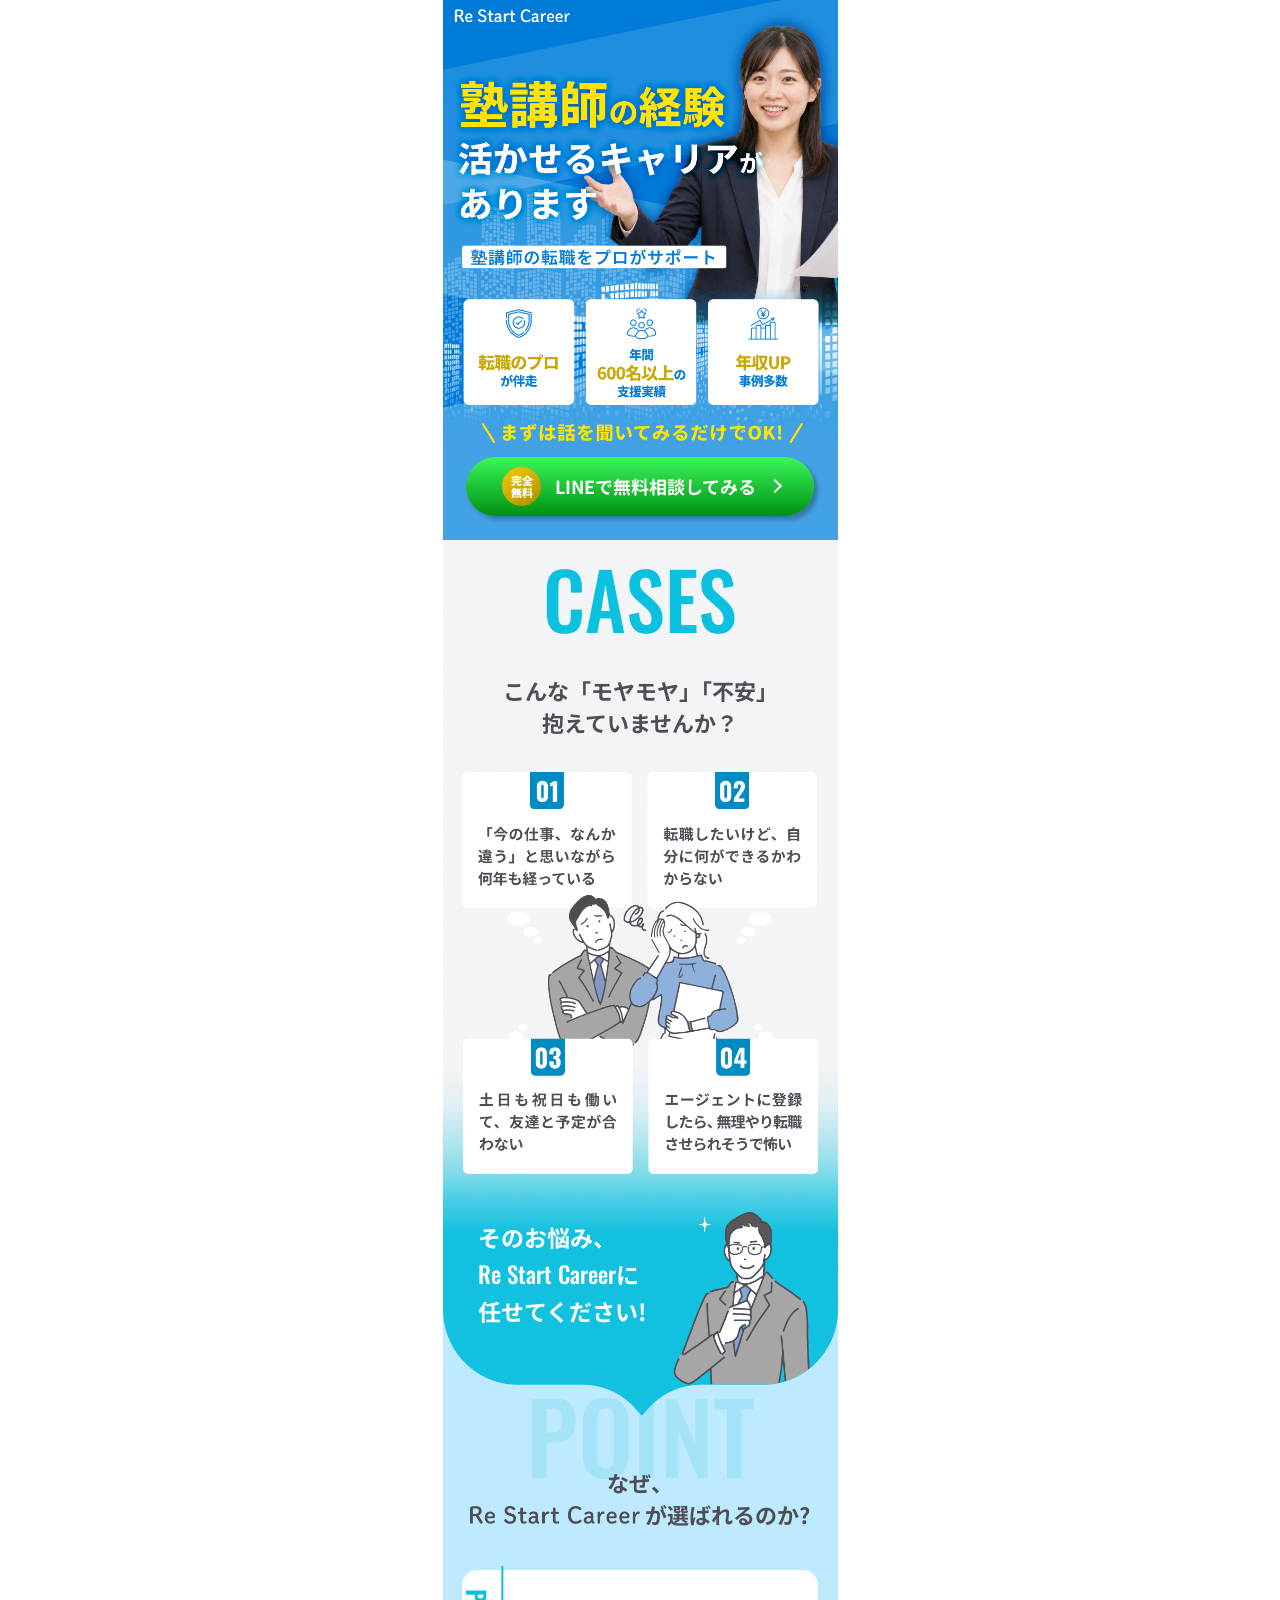
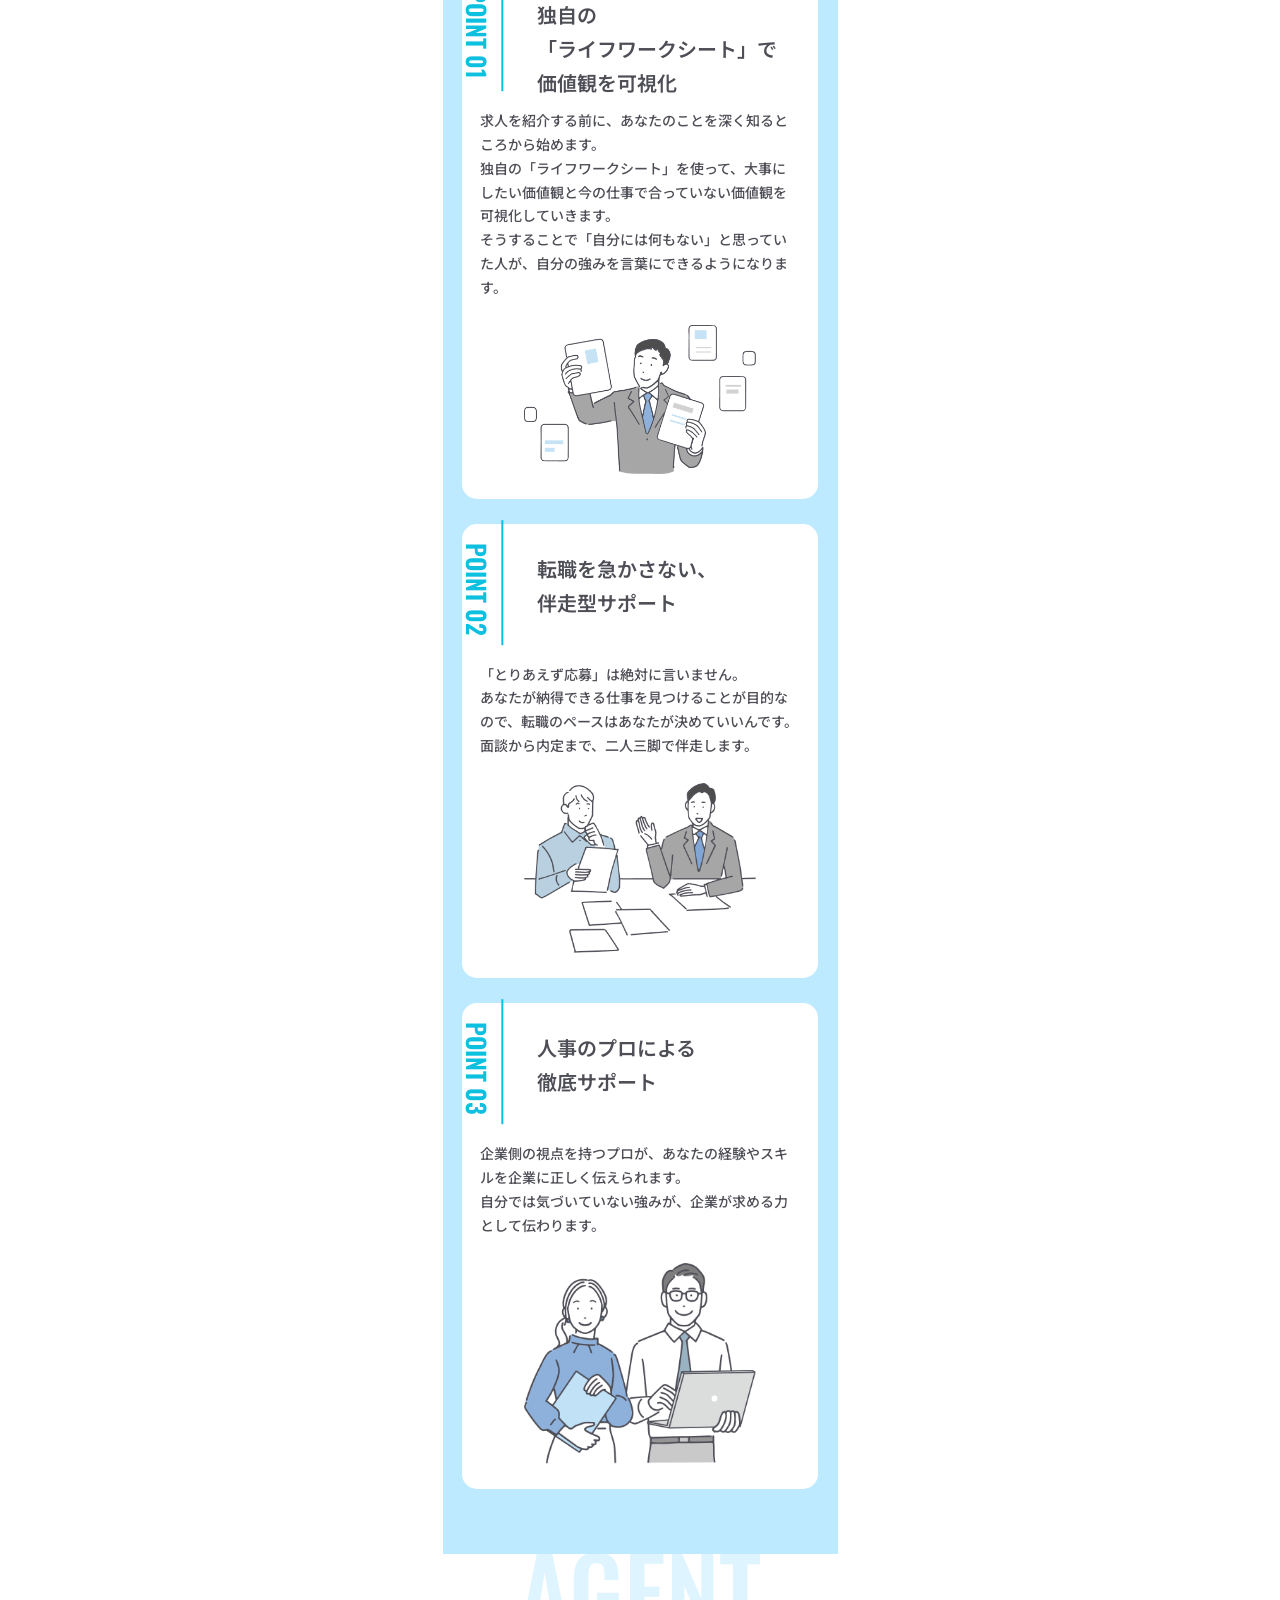
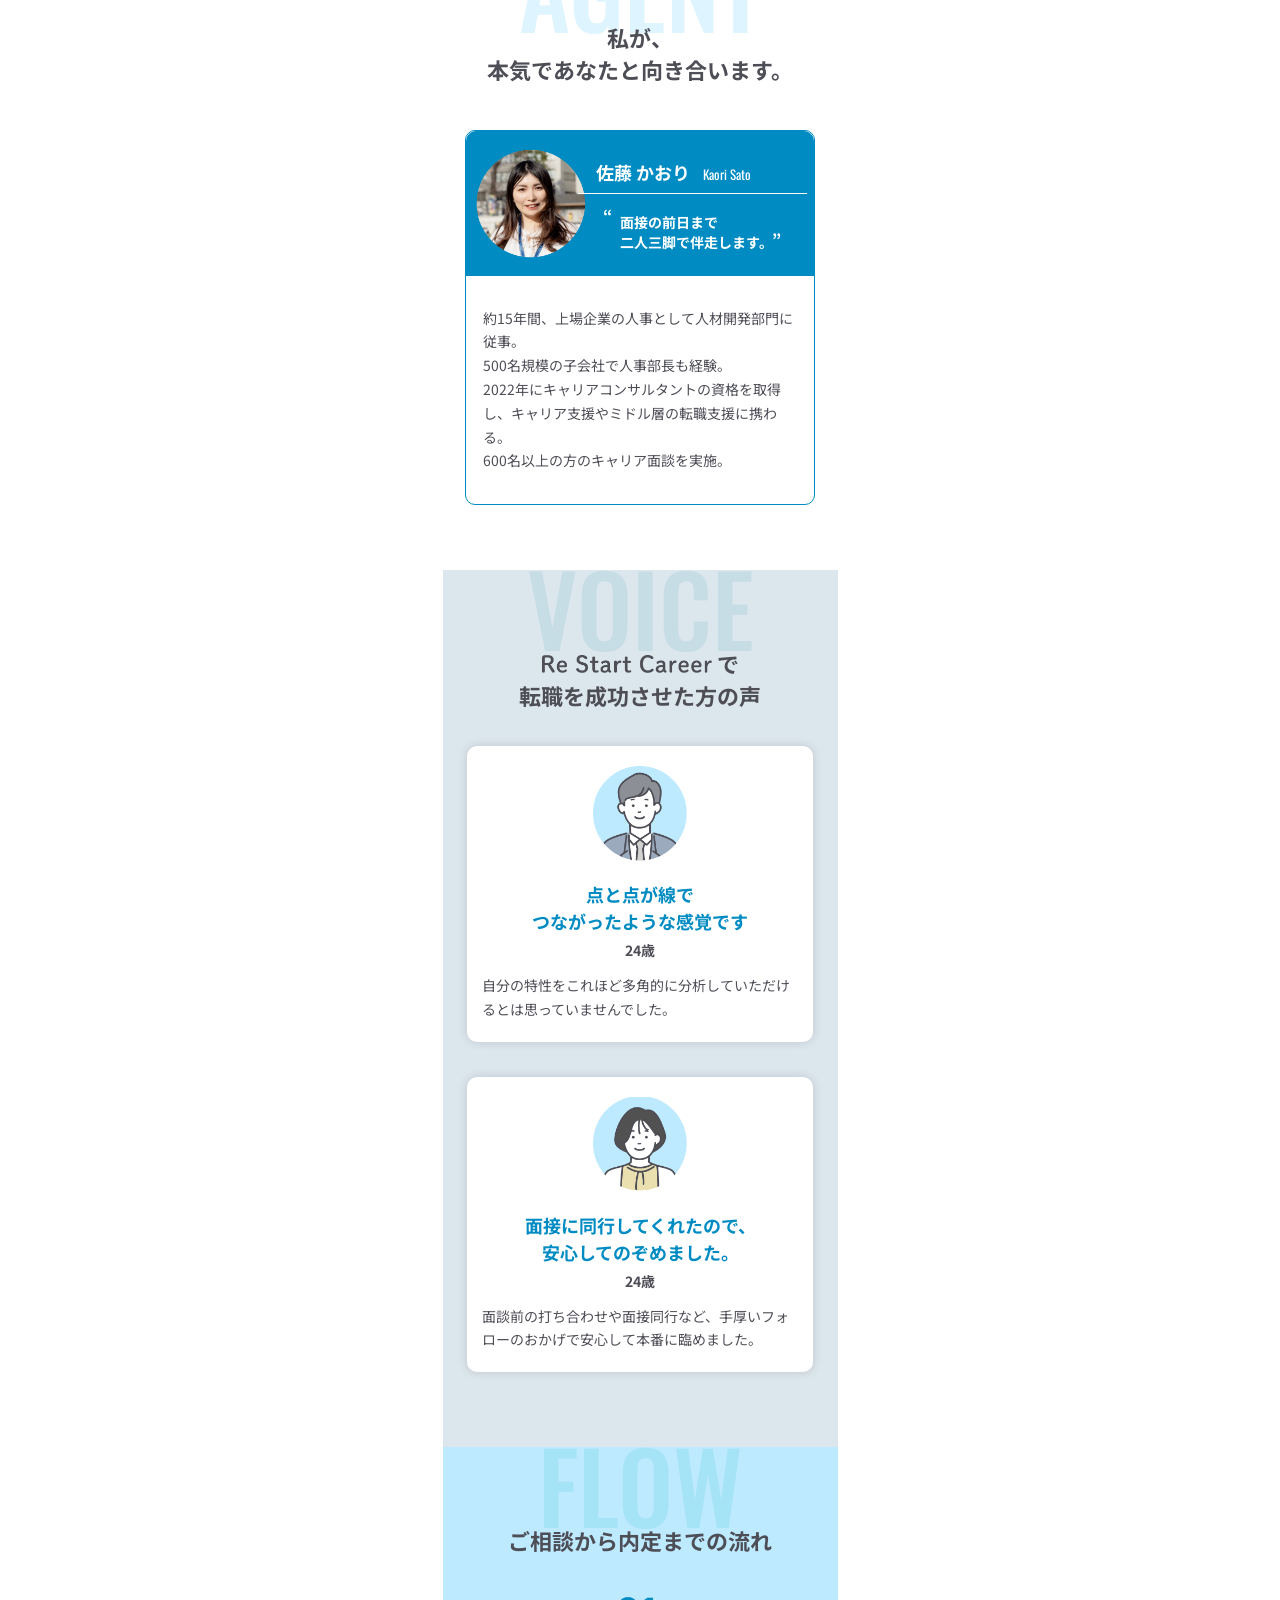
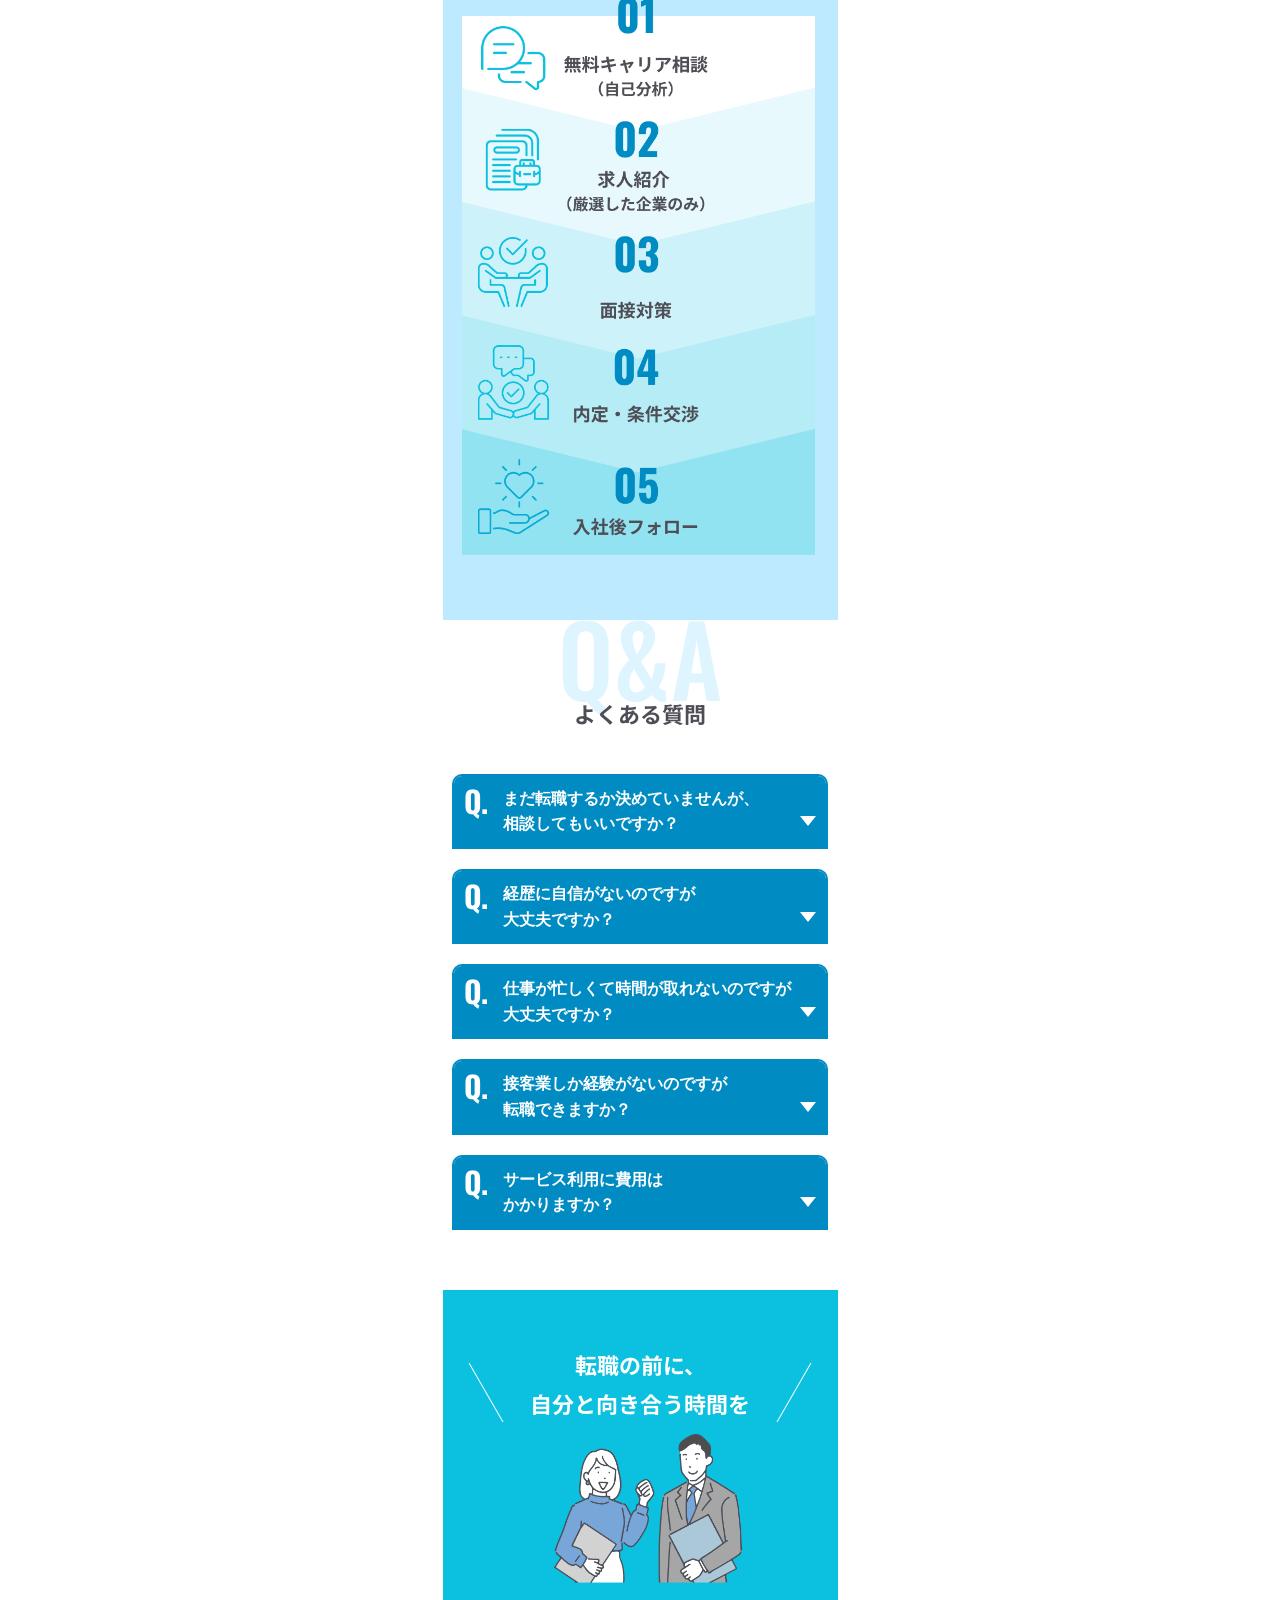
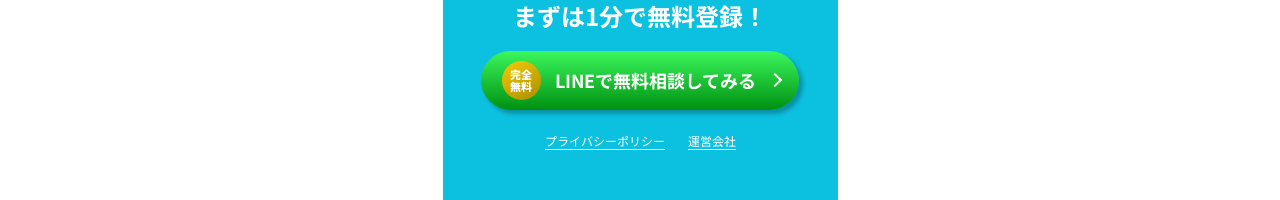
<file: line-01/index.html>
<!DOCTYPE html>
<html lang="ja">
<head>
<meta charset="UTF-8">
<meta name="viewport" content="width=device-width, initial-scale=1.0">
<title>塾講師の転職支援に特化｜Re Start Career</title>
<meta name="description" content="塾講師向けの転職支援に特化。授業・保護者面談・進路相談などの経験を採用側に伝わる強みに変え、あなたに合う会社探しを無料でサポートします。">
<link rel="canonical" href="https://restartcareer.hrm-co.jp/line-01/">

<meta property="og:title" content="塾講師の転職支援に特化｜Re Start Career">
<meta property="og:description" content="塾講師向けの転職支援に特化。授業・保護者面談・進路相談などの経験を採用側に伝わる強みに変え、あなたに合う会社探しを無料でサポートします。">
<meta property="og:type" content="website">
<meta property="og:url" content="https://restartcareer.hrm-co.jp/line-01/">
<meta property="og:image" content="assets/img/ogp.png">
<meta name="twitter:card" content="summary_large_image">

<link rel="icon" href="assets/favicon/favicon.ico">
<link rel="icon" sizes="32x32" href="assets/favicon/favicon-32x32.png">
<link rel="icon" sizes="192x192" href="assets/favicon/favicon-192x192.png">
<link rel="apple-touch-icon" href="assets/favicon/favicon-180x180.png">

<link rel="stylesheet" href="https://fonts.googleapis.com/css2?family=Noto+Sans+JP:wght@100..900&family=Oswald:wght@200..700&display=swap">
<link rel="stylesheet" href="https://cdn.jsdelivr.net/npm/bootstrap-icons@1.8.0/font/bootstrap-icons.css">
<link rel="stylesheet" href="assets/css/style.css">

<!-- Google Tag Manager -->
<script>(function(w,d,s,l,i){w[l]=w[l]||[];w[l].push({'gtm.start':
new Date().getTime(),event:'gtm.js'});var f=d.getElementsByTagName(s)[0],
j=d.createElement(s),dl=l!='dataLayer'?'&l='+l:'';j.async=true;j.src=
'https://www.googletagmanager.com/gtm.js?id='+i+dl;f.parentNode.insertBefore(j,f);
})(window,document,'script','dataLayer','GTM-P7BV9G6P');</script>
<!-- End Google Tag Manager -->

<!-- Meta Pixel Code -->
<script>
!function(f,b,e,v,n,t,s)
{if(f.fbq)return;n=f.fbq=function(){n.callMethod?
n.callMethod.apply(n,arguments):n.queue.push(arguments)};
if(!f._fbq)f._fbq=n;n.push=n;n.loaded=!0;n.version='2.0';
n.queue=[];t=b.createElement(e);t.async=!0;
t.src=v;s=b.getElementsByTagName(e)[0];
s.parentNode.insertBefore(t,s)}(window, document,'script',
'https://connect.facebook.net/en_US/fbevents.js');
fbq('init', '997269346020568');
fbq('track', 'PageView');
</script>
<noscript><img height="1" width="1" style="display:none"
src="https://www.facebook.com/tr?id=997269346020568&ev=PageView&noscript=1"
/></noscript>
<!-- End Meta Pixel Code -->

<!-- Microsoft Clarity -->
<script type="text/javascript">
    (function(c,l,a,r,i,t,y){
        c[a]=c[a]||function(){(c[a].q=c[a].q||[]).push(arguments)};
        t=l.createElement(r);t.async=1;t.src="https://www.clarity.ms/tag/"+i+"?ref=gtm";
        y=l.getElementsByTagName(r)[0];y.parentNode.insertBefore(t,y);
    })(window, document, "clarity", "script", "wtyvtfyxz0");
</script>
<!-- End Microsoft Clarity -->

</head>
<body>
<!-- Google Tag Manager (noscript) -->
<noscript><iframe src="https://www.googletagmanager.com/ns.html?id=GTM-P7BV9G6P"
height="0" width="0" style="display:none;visibility:hidden"></iframe></noscript>
<!-- End Google Tag Manager (noscript) -->

<div class="container">
	<div class="header-2" id="HEADER2">
		<a href="https://line.me/R/ti/p/@103umbfj?utm_source=line&utm_medium=lp&utm_campaign=lp" class="cta-line-button cta-heartbeat shine-wrap" target="_blank" rel="noopener">
			<span class="cta-line-badge">完全<br>無料</span>
			<span class="cta-line-text">LINEで無料相談してみる</span>
			<span class="cta-line-arrow"></span>
		</a>
	</div>
	<main>
		<section class="fv-3">
			<div class="fv-3-inner">
				<img src="assets/img/fv_visual.png" alt="塾講師の転職支援に特化｜Re Start Career" class="fv-3-visual">

				<div class="fv-3-ctaWrap">
					<a href="https://line.me/R/ti/p/@103umbfj?utm_source=line&utm_medium=lp&utm_campaign=lp" class="cta-line-button cta-heartbeat shine-wrap" target="_blank" rel="noopener">
						<span class="cta-line-badge">完全<br>無料</span>
						<span class="cta-line-text">LINEで無料相談してみる</span>
						<span class="cta-line-arrow"></span>
					</a>
				</div>
			</div>
		</section>

		<section class="cases">
			<div class="cases-head heading">
				<p class="head_en cases-head_en">CASES</p>
				<h2 class="cases-head_title head-title">こんな「モヤモヤ」「不安」<br> 抱えていませんか？</h2>
			</div>
			<div class="cases-inner">
				<img src="assets/img/case_img.png">
				<div class="cases-text">
					そのお悩み、<br>
					<span class="Oswald">Re Start Career</span>に<br>
					任せてください!
				</div>
			</div>
		</section>

		<section class="point">
			<div class="point-inner">
				<div class="point-head heading">
					<p class="head_en point-head_en">POINT</p>
					<h2 class="point-head_title head-title">なぜ、<br><img src="assets/img/logo_black.png" alt="Re Start Career" class="logo-black-img">が選ばれるのか?</h2>
				</div>
				<ul class="point-list">
					<li class="point-card">
						<div class="flex">
							<span class="point-card_num Oswald">POINT 01</span>
							<h3 class="point-card_title">
								独自の<br>
								「ライフワークシート」で<br>
								価値観を可視化
							</h3>
						</div>
						<p class="point-text">
							求人を紹介する前に、あなたのことを深く知るところから始めます。<br>
							独自の「ライフワークシート」を使って、大事にしたい価値観と今の仕事で合っていない価値観を可視化していきます。<br>
							そうすることで「自分には何もない」と思っていた人が、自分の強みを言葉にできるようになります。
						</p>
						<div class="point-card_img">
							<img src="assets/img/point_img-1.png" alt="独自の「ライフワークシート」で価値観を可視化">
						</div>
					</li>
					<li class="point-card">
						<div class="flex">
							<span class="point-card_num Oswald">POINT 02</span>
							<h3 class="point-card_title">
								転職を急かさない、<br>
								伴走型サポート
							</h3>
						</div>
						<p class="point-text">
							「とりあえず応募」は絶対に言いません。<br>
							あなたが納得できる仕事を見つけることが目的なので、転職のペースはあなたが決めていいんです。<br>
							面談から内定まで、二人三脚で伴走します。
						</p>
						<div class="point-card_img">
							<img src="assets/img/point_img-2.png" alt="転職を急かさない、伴走型サポート">
						</div>
					</li>
					<li class="point-card">
						<div class="flex">
							<span class="point-card_num Oswald">POINT 03</span>
							<h3 class="point-card_title">
								人事のプロによる<br>
								徹底サポート
							</h3>
						</div>
						<p class="point-text">
							企業側の視点を持つプロが、あなたの経験やスキルを企業に正しく伝えられます。<br>
							自分では気づいていない強みが、企業が求める力として伝わります。
						</p>
						<div class="point-card_img">
							<img src="assets/img/point_img-3.png" alt="人事のプロによる徹底サポート">
						</div>
					</li>
				</ul>
			</div>
		</section>

		<section class="agent">
			<div class="agent-inner">
				<div class="agent-head heading">
					<p class="head_en agent-head_en">AGENT</p>
					<h2 class="point-head_title head-title">私が、<br>本気であなたと向き合います。</h2>
				</div>
				<div class="agent-card">
					<div class="agent-flex">
						<img src="assets/img/agent_icon.png">
						<div class="foreword">
							<p class="name">佐藤 かおり<span class="Oswald">Kaori Sato</span></p>
							<p class="comment">面接の前日まで<br>二人三脚で伴走します。</p>
						</div>
					</div>
					<p class="agent-text">
						約15年間、上場企業の人事として人材開発部門に従事。<br>
						500名規模の子会社で人事部長も経験。<br>
						2022年にキャリアコンサルタントの資格を取得し、キャリア支援やミドル層の転職支援に携わる。<br>
						600名以上の方のキャリア面談を実施。
					</p>
				</div>
			</div>
		</section>

		<section class="voice">
			<div class="voice-head heading">
				<p class="head_en voice-head_en">VOICE</p>
				<h2 class="voice-head_title head-title"><img src="assets/img/logo_black.png" alt="Re Start Career" class="logo-black-img">で<br>転職を成功させた方の声</h2>
			</div>
			<ul class="voice-list">
				<li class="voice-card">
					<div class="voice-flex">
						<img src="assets/img/voice_icon-1.png">
						<div>
							<p class="oneword">点と点が線で<br>つながったような感覚です</p>
							<p class="voice-age">24歳</p>
						</div>
					</div>
					<p class="voice-text">自分の特性をこれほど多角的に分析していただけるとは思っていませんでした。</p>
				</li>
				<li class="voice-card">
					<div class="voice-flex">
						<img src="assets/img/voice_icon-2.png">
						<div>
							<p class="oneword">面接に同行してくれたので、<br>安心してのぞめました。</p>
							<p class="voice-age">24歳</p>
						</div>
					</div>
					<p class="voice-text">面談前の打ち合わせや面接同行など、手厚いフォローのおかげで安心して本番に臨めました。</p>
				</li>
			</ul>
		</section>

		<section class="flow">
			<div class="flow-head heading">
				<p class="head_en flow-head_en">FLOW</p>
				<h2 class="flow-head_title head-title">ご相談から内定までの流れ</h2>
			</div>
			<img src="assets/img/flow_img.png" alt="ご相談から内定までの流れ" class="flow-img">
		</section>

		<section class="qa">
			<div class="qa-head heading">
				<p class="head_en qa-head_en">Q&amp;A</p>
				<h2 class="qa-head_title head-title">よくある質問</h2>
			</div>
			<div class="qa-inner">
				<div class="qa-list">
					<div class="qa-item">
						<button class="qa-question">
							<div class="qa-question_left">
								<span class="qa-question_mark Oswald">Q.</span>
								<p class="qa-question_text">
									まだ転職するか決めていませんが、<br>
									相談してもいいですか？
								</p>
							</div>
							<span class="qa-question_icon"></span>
						</button>
						<div class="qa-answer">
							<div class="qa-answer_inner">
								<span class="qa-answer_mark Oswald">A.</span>
								<div class="qa-answer_body">
									<p>
										はい、もちろんご相談いただけます。<br>
										転職を前提としなくても、「今の仕事を続けるべきか迷っている」「将来のキャリアを整理したい」といった段階でも問題ありません。情報収集やキャリアの棚卸しだけのご相談も歓迎しております。無理に転職を勧めることはありませんので、安心してご利用ください。
									</p>
								</div>
							</div>
						</div>
					</div>
				</div>
				<div class="qa-list">
					<div class="qa-item">
						<button class="qa-question">
							<div class="qa-question_left">
								<span class="qa-question_mark Oswald">Q.</span>
								<p class="qa-question_text">
									経歴に自信がないのですが<br>
									大丈夫ですか？
								</p>
							</div>
							<span class="qa-question_icon"></span>
						</button>
						<div class="qa-answer">
							<div class="qa-answer_inner">
								<span class="qa-answer_mark Oswald">A.</span>
								<div class="qa-answer_body">
									<p>
										はい、大丈夫です。これまでのご経験は、業界や職種に関わらず必ず強みがあります。<br>
										ご本人では気づきにくいスキルや価値観を一緒に整理し、活かせる可能性を探していきます。「自信がない」という状態からのご相談も多くありますので、まずはお気軽にお話しください。
									</p>
								</div>
							</div>
						</div>
					</div>
				</div>
				<div class="qa-list">
					<div class="qa-item">
						<button class="qa-question">
							<div class="qa-question_left">
								<span class="qa-question_mark Oswald">Q.</span>
								<p class="qa-question_text">
									仕事が忙しくて時間が取れないのですが<br>
									大丈夫ですか？
								</p>
							</div>
							<span class="qa-question_icon"></span>
						</button>
						<div class="qa-answer">
							<div class="qa-answer_inner">
								<span class="qa-answer_mark Oswald">A.</span>
								<div class="qa-answer_body">
									<p>
										はい、ご都合に合わせて柔軟に対応いたします。オンライン面談や電話でのご相談も可能です。<br>
										在職中の方でも無理なく進められるようサポートいたします。
									</p>
								</div>
							</div>
						</div>
					</div>
				</div>
				<div class="qa-list">
					<div class="qa-item">
						<button class="qa-question">
							<div class="qa-question_left">
								<span class="qa-question_mark Oswald">Q.</span>
								<p class="qa-question_text">
									接客業しか経験がないのですが<br>
									転職できますか？
								</p>
							</div>
							<span class="qa-question_icon"></span>
						</button>
						<div class="qa-answer">
							<div class="qa-answer_inner">
								<span class="qa-answer_mark Oswald">A.</span>
								<div class="qa-answer_body">
									<p>
										はい、可能です。未経験分野へのチャレンジも含め、適性や希望に合わせて選択肢をご提案いたします。まずは可能性を一緒に整理していきましょう。
									</p>
								</div>
							</div>
						</div>
					</div>
				</div>
				<div class="qa-list">
					<div class="qa-item">
						<button class="qa-question">
							<div class="qa-question_left">
								<span class="qa-question_mark Oswald">Q.</span>
								<p class="qa-question_text">
									サービス利用に費用は<br>
									かかりますか？
								</p>
							</div>
							<span class="qa-question_icon"></span>
						</button>
						<div class="qa-answer">
							<div class="qa-answer_inner">
								<span class="qa-answer_mark Oswald">A.</span>
								<div class="qa-answer_body">
									<p>
										キャリア面談・求人紹介まで、費用は一切かかりませんので、安心してご利用ください。
									</p>
								</div>
							</div>
						</div>
					</div>
				</div>
			</div>
		</section>

		<section class="conversion" id="conversion">
			<div class="conv-inner">
				<div class="conv-card">
					<h2 class="conv-title">転職の前に、<br>自分と向き合う時間を</h2>
					<div class="conv-illustration">
						<img src="assets/img/cta.png" alt="Consultants" style="width: 260px;">
					</div>
					<p class="conv-sub-text">まずは1分で無料登録！</p>
					<a href="https://line.me/R/ti/p/@103umbfj?utm_source=line&utm_medium=lp&utm_campaign=lp" class="cta-line-button cta-heartbeat shine-wrap" target="_blank" rel="noopener">
						<span class="cta-line-badge">完全<br>無料</span>
						<span class="cta-line-text">LINEで無料相談してみる</span>
						<span class="cta-line-arrow"></span>
					</a>
				</div>
				<div class="footer-links">
					<a href="https://www.hrm-co.jp/privacy/" target="_blank">プライバシーポリシー</a>
					<a href="https://www.hrm-co.jp/" target="_blank">運営会社</a>
				</div>
			</div>
		</section>
	</main>
</div>

<script src="assets/js/main.js" id="main-script-js"></script>

</body>
</html>
</file>
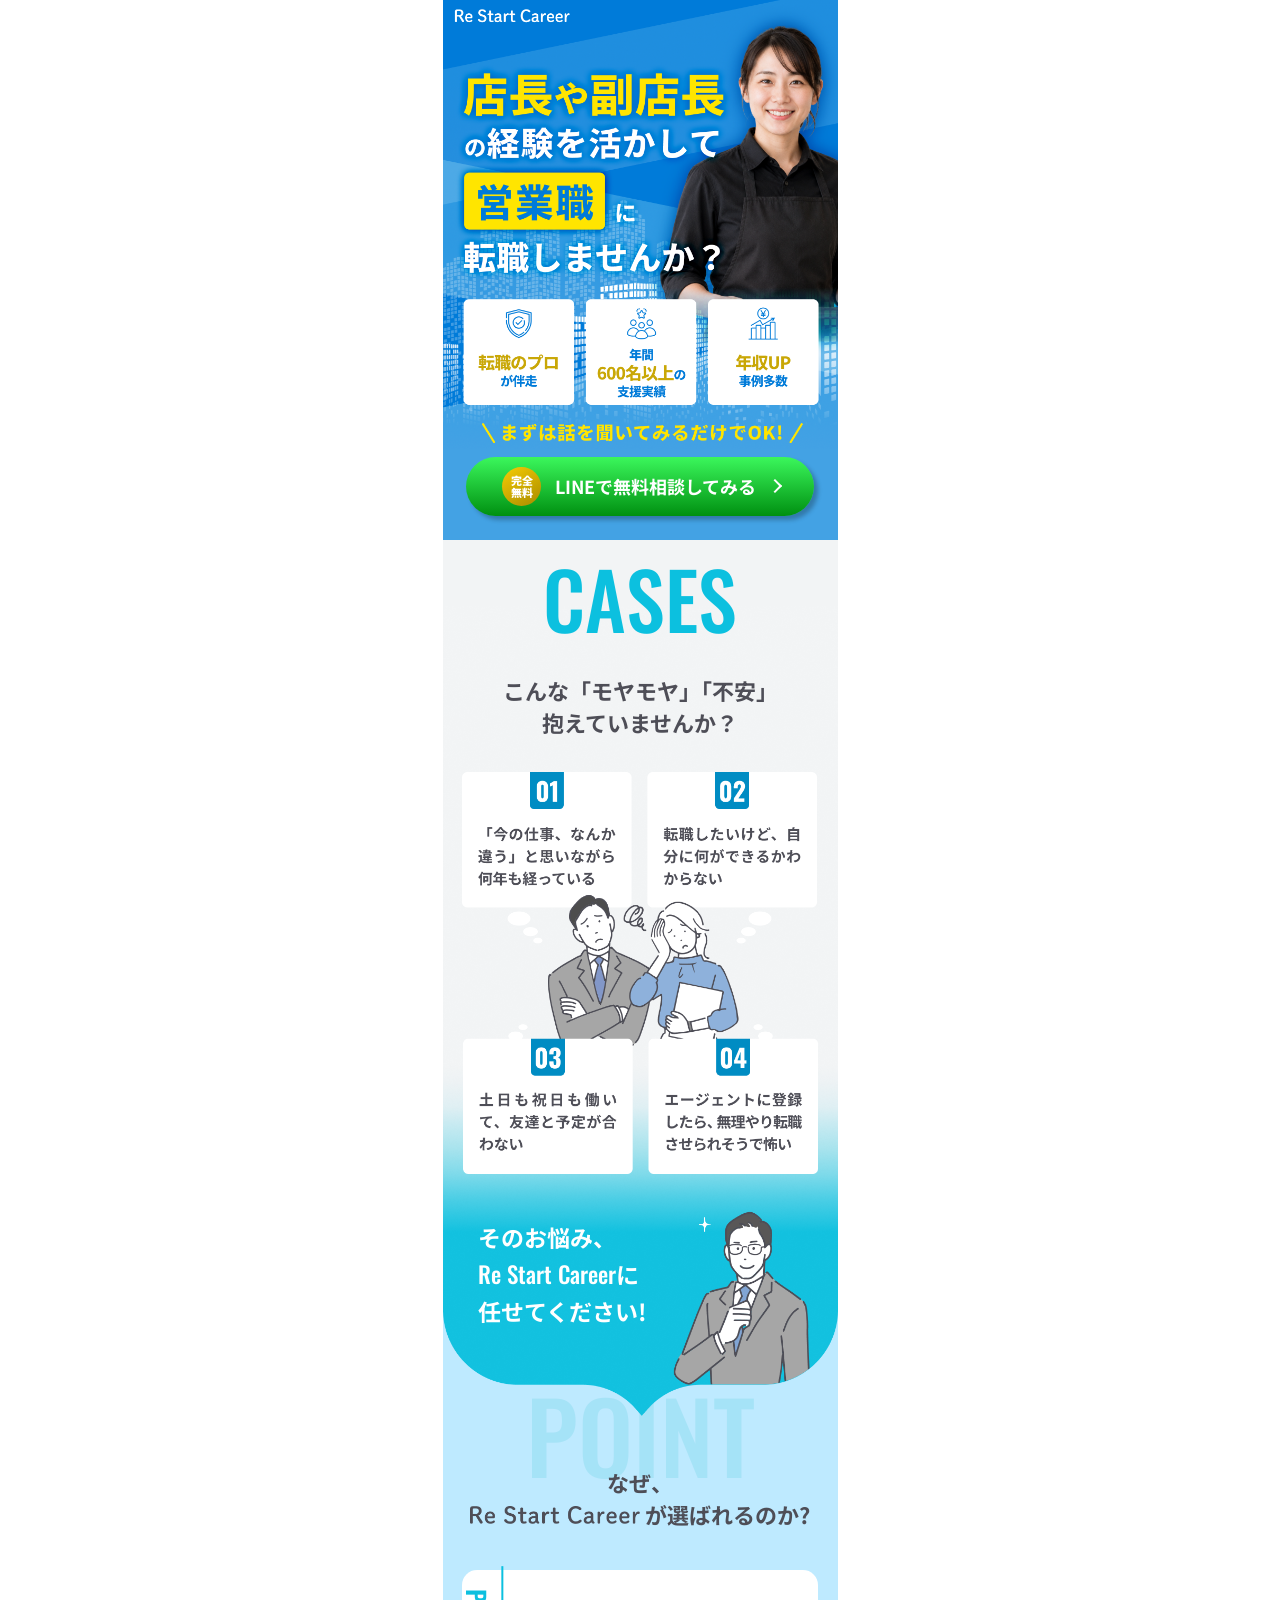
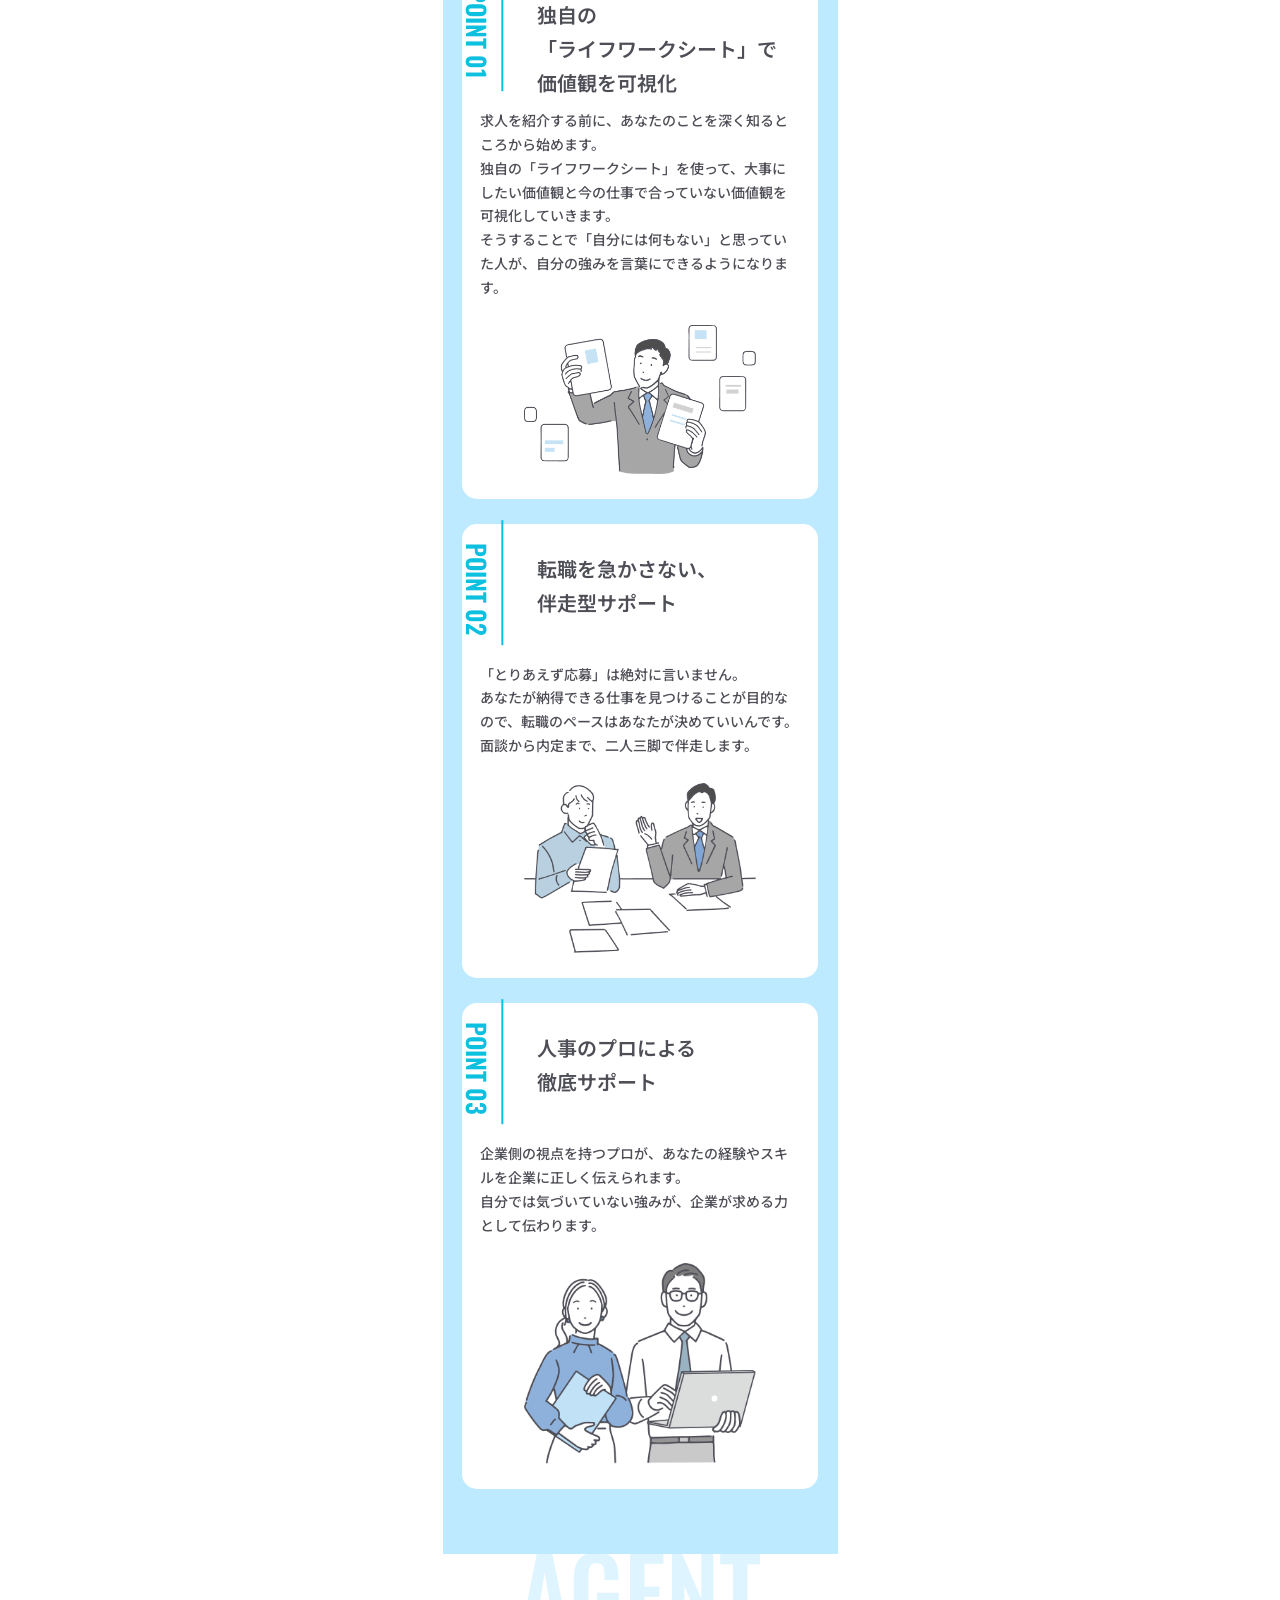
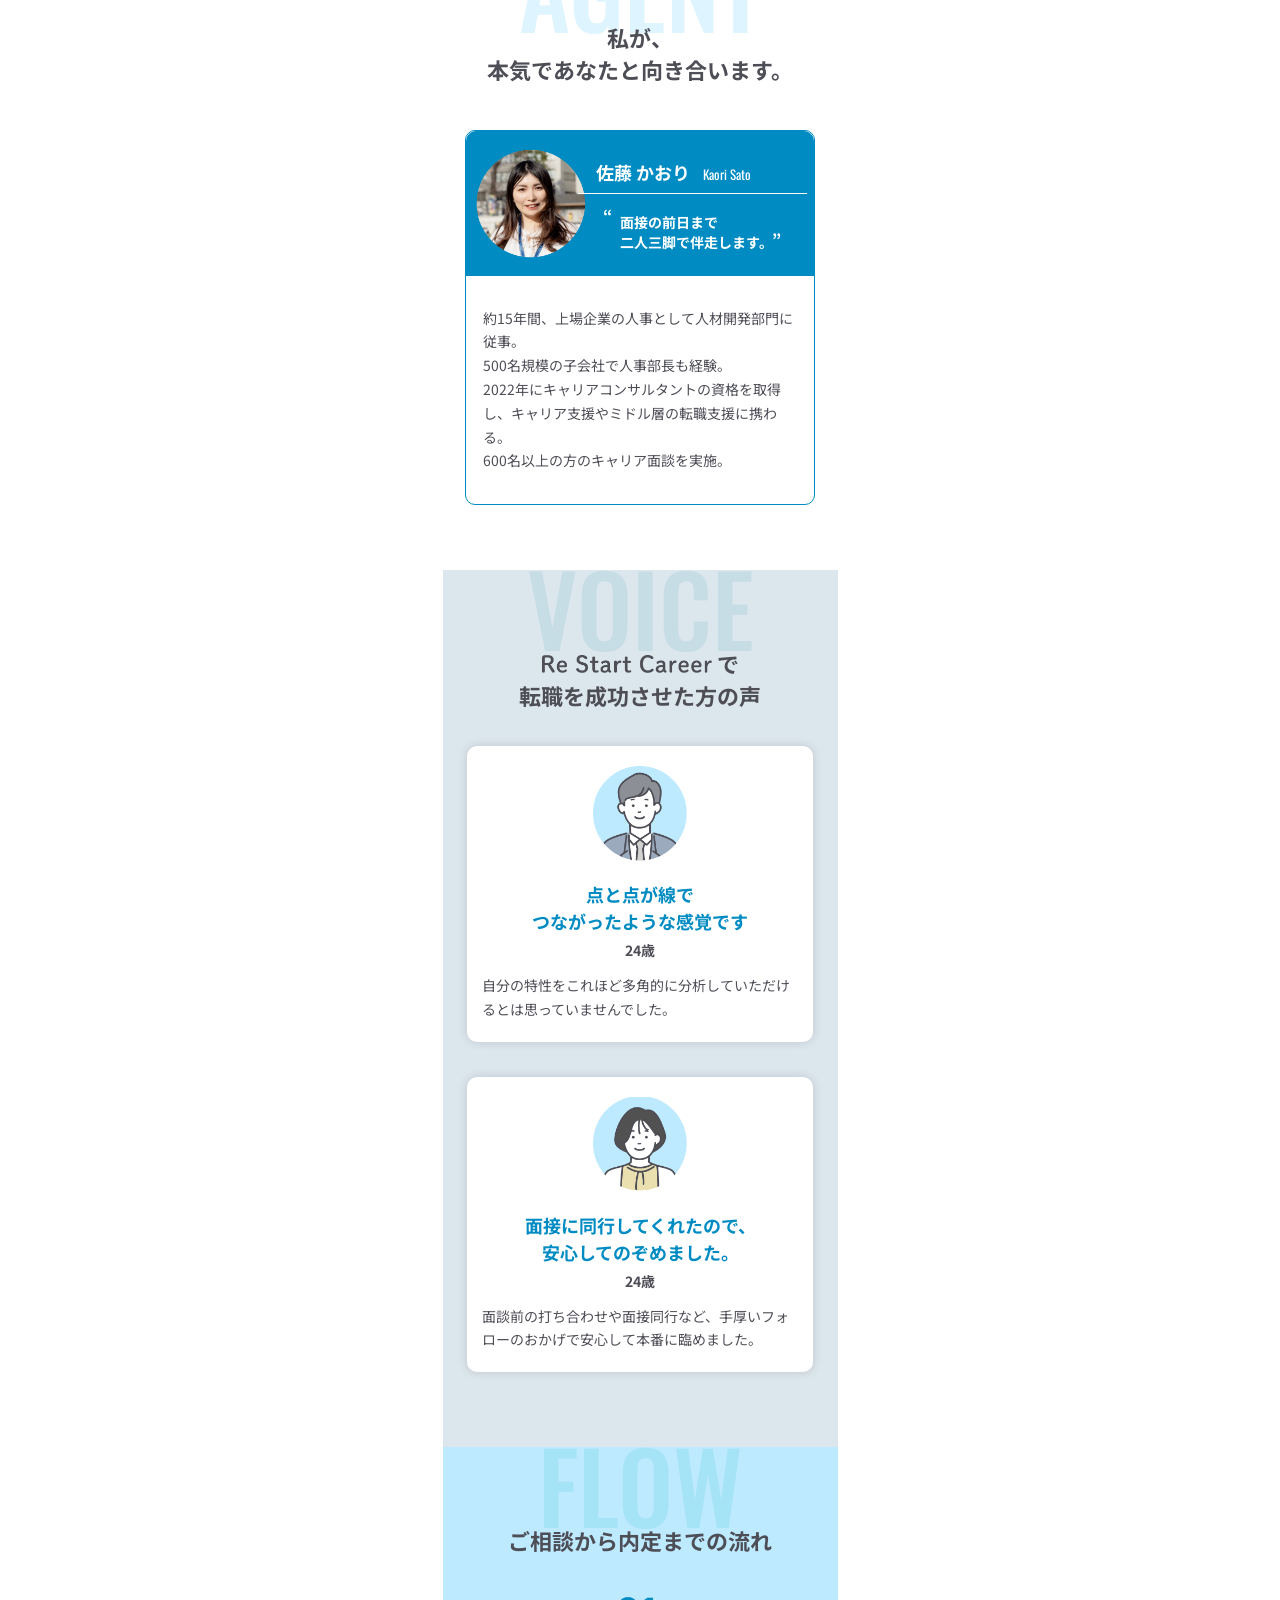
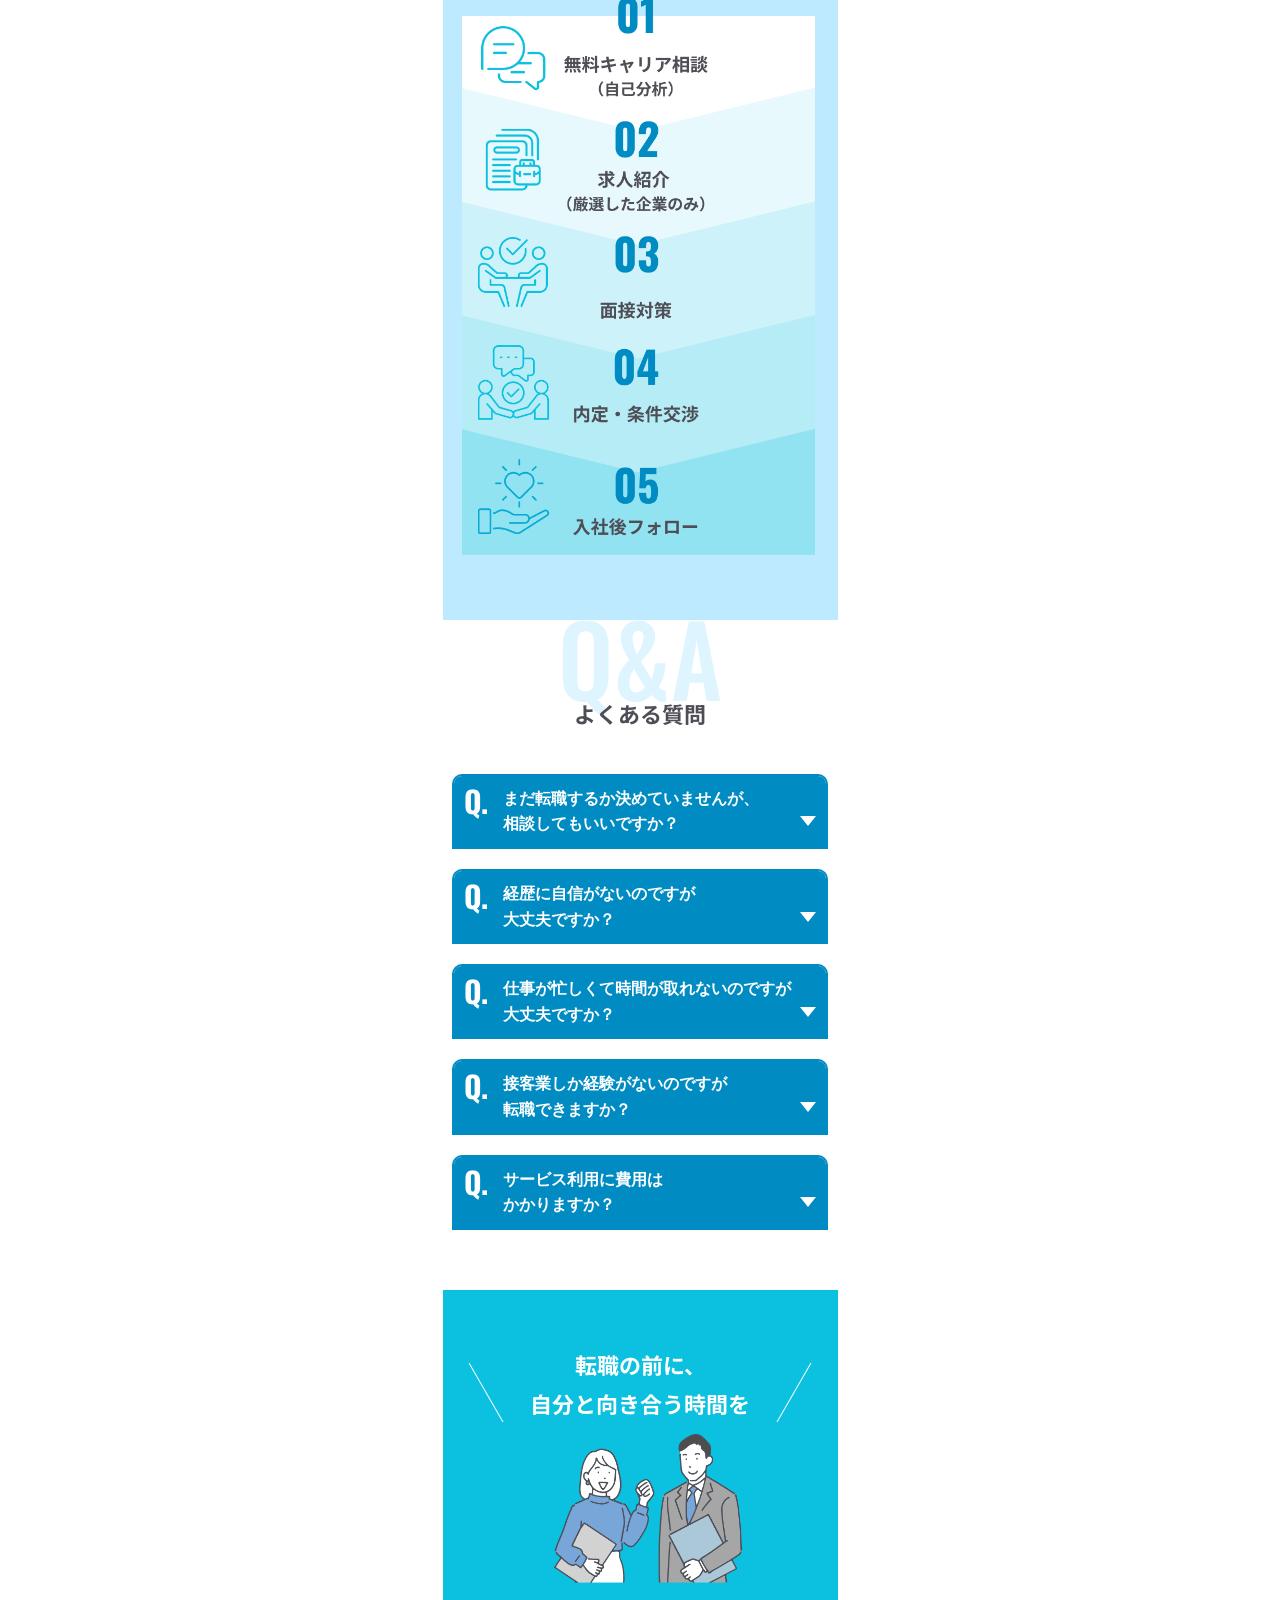
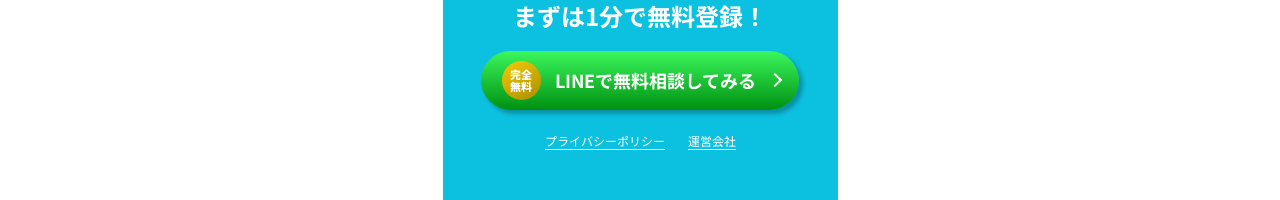
<file: line-02/index.html>
<!DOCTYPE html>
<html lang="ja">
<head>
<meta charset="UTF-8">
<meta name="viewport" content="width=device-width, initial-scale=1.0">
<title>店長・副店長の転職支援に特化｜Re Start Career</title>
<meta name="description" content="店長・副店長向けの転職支援に特化。接客力・売上管理・スタッフ育成の経験を採用側に伝わる強みに変え、次の会社探しを無料でサポートします。">
<link rel="canonical" href="https://restartcareer.hrm-co.jp/line-02/">

<meta property="og:title" content="店長・副店長の転職支援に特化｜Re Start Career">
<meta property="og:description" content="店長・副店長向けの転職支援に特化。接客力・売上管理・スタッフ育成の経験を採用側に伝わる強みに変え、次の会社探しを無料でサポートします。">
<meta property="og:type" content="website">
<meta property="og:url" content="https://restartcareer.hrm-co.jp/line-02/">
<meta property="og:image" content="assets/img/ogp.png">
<meta name="twitter:card" content="summary_large_image">

<link rel="icon" href="assets/favicon/favicon.ico">
<link rel="icon" sizes="32x32" href="assets/favicon/favicon-32x32.png">
<link rel="icon" sizes="192x192" href="assets/favicon/favicon-192x192.png">
<link rel="apple-touch-icon" href="assets/favicon/favicon-180x180.png">

<link rel="stylesheet" href="https://fonts.googleapis.com/css2?family=Noto+Sans+JP:wght@100..900&family=Oswald:wght@200..700&display=swap">
<link rel="stylesheet" href="https://cdn.jsdelivr.net/npm/bootstrap-icons@1.8.0/font/bootstrap-icons.css">
<link rel="stylesheet" href="assets/css/style.css">

<!-- Google Tag Manager -->
<script>(function(w,d,s,l,i){w[l]=w[l]||[];w[l].push({'gtm.start':
new Date().getTime(),event:'gtm.js'});var f=d.getElementsByTagName(s)[0],
j=d.createElement(s),dl=l!='dataLayer'?'&l='+l:'';j.async=true;j.src=
'https://www.googletagmanager.com/gtm.js?id='+i+dl;f.parentNode.insertBefore(j,f);
})(window,document,'script','dataLayer','GTM-P7BV9G6P');</script>
<!-- End Google Tag Manager -->

<!-- Meta Pixel Code -->
<script>
!function(f,b,e,v,n,t,s)
{if(f.fbq)return;n=f.fbq=function(){n.callMethod?
n.callMethod.apply(n,arguments):n.queue.push(arguments)};
if(!f._fbq)f._fbq=n;n.push=n;n.loaded=!0;n.version='2.0';
n.queue=[];t=b.createElement(e);t.async=!0;
t.src=v;s=b.getElementsByTagName(e)[0];
s.parentNode.insertBefore(t,s)}(window, document,'script',
'https://connect.facebook.net/en_US/fbevents.js');
fbq('init', '997269346020568');
fbq('track', 'PageView');
</script>
<noscript><img height="1" width="1" style="display:none"
src="https://www.facebook.com/tr?id=997269346020568&ev=PageView&noscript=1"
/></noscript>
<!-- End Meta Pixel Code -->

<!-- Microsoft Clarity -->
<script type="text/javascript">
    (function(c,l,a,r,i,t,y){
        c[a]=c[a]||function(){(c[a].q=c[a].q||[]).push(arguments)};
        t=l.createElement(r);t.async=1;t.src="https://www.clarity.ms/tag/"+i+"?ref=gtm";
        y=l.getElementsByTagName(r)[0];y.parentNode.insertBefore(t,y);
    })(window, document, "clarity", "script", "wtyvtfyxz0");
</script>
<!-- End Microsoft Clarity -->

</head>
<body>
<!-- Google Tag Manager (noscript) -->
<noscript><iframe src="https://www.googletagmanager.com/ns.html?id=GTM-P7BV9G6P"
height="0" width="0" style="display:none;visibility:hidden"></iframe></noscript>
<!-- End Google Tag Manager (noscript) -->

<div class="container">
	<div class="header-2" id="HEADER2">
		<a href="https://line.me/R/ti/p/@103umbfj?utm_source=line&utm_medium=lp&utm_campaign=lp" class="cta-line-button cta-heartbeat shine-wrap" target="_blank" rel="noopener">
			<span class="cta-line-badge">完全<br>無料</span>
			<span class="cta-line-text">LINEで無料相談してみる</span>
			<span class="cta-line-arrow"></span>
		</a>
	</div>
	<main>
		<section class="fv-3">
			<div class="fv-3-inner">
				<img src="assets/img/fv_visual.png" alt="店長・副店長から営業職への転職支援｜Re Start Career" class="fv-3-visual">

				<div class="fv-3-ctaWrap">
					<a href="https://line.me/R/ti/p/@103umbfj?utm_source=line&utm_medium=lp&utm_campaign=lp" class="cta-line-button cta-heartbeat shine-wrap" target="_blank" rel="noopener">
						<span class="cta-line-badge">完全<br>無料</span>
						<span class="cta-line-text">LINEで無料相談してみる</span>
						<span class="cta-line-arrow"></span>
					</a>
				</div>
			</div>
		</section>

		<section class="cases">
			<div class="cases-head heading">
				<p class="head_en cases-head_en">CASES</p>
				<h2 class="cases-head_title head-title">こんな「モヤモヤ」「不安」<br> 抱えていませんか？</h2>
			</div>
			<div class="cases-inner">
				<img src="assets/img/case_img.png">
				<div class="cases-text">
					そのお悩み、<br>
					<span class="Oswald">Re Start Career</span>に<br>
					任せてください!
				</div>
			</div>
		</section>

		<section class="point">
			<div class="point-inner">
				<div class="point-head heading">
					<p class="head_en point-head_en">POINT</p>
					<h2 class="point-head_title head-title">なぜ、<br><img src="assets/img/logo_black.png" alt="Re Start Career" class="logo-black-img">が選ばれるのか?</h2>
				</div>
				<ul class="point-list">
					<li class="point-card">
						<div class="flex">
							<span class="point-card_num Oswald">POINT 01</span>
							<h3 class="point-card_title">
								独自の<br>
								「ライフワークシート」で<br>
								価値観を可視化
							</h3>
						</div>
						<p class="point-text">
							求人を紹介する前に、あなたのことを深く知るところから始めます。<br>
							独自の「ライフワークシート」を使って、大事にしたい価値観と今の仕事で合っていない価値観を可視化していきます。<br>
							そうすることで「自分には何もない」と思っていた人が、自分の強みを言葉にできるようになります。
						</p>
						<div class="point-card_img">
							<img src="assets/img/point_img-1.png" alt="独自の「ライフワークシート」で価値観を可視化">
						</div>
					</li>
					<li class="point-card">
						<div class="flex">
							<span class="point-card_num Oswald">POINT 02</span>
							<h3 class="point-card_title">
								転職を急かさない、<br>
								伴走型サポート
							</h3>
						</div>
						<p class="point-text">
							「とりあえず応募」は絶対に言いません。<br>
							あなたが納得できる仕事を見つけることが目的なので、転職のペースはあなたが決めていいんです。<br>
							面談から内定まで、二人三脚で伴走します。
						</p>
						<div class="point-card_img">
							<img src="assets/img/point_img-2.png" alt="転職を急かさない、伴走型サポート">
						</div>
					</li>
					<li class="point-card">
						<div class="flex">
							<span class="point-card_num Oswald">POINT 03</span>
							<h3 class="point-card_title">
								人事のプロによる<br>
								徹底サポート
							</h3>
						</div>
						<p class="point-text">
							企業側の視点を持つプロが、あなたの経験やスキルを企業に正しく伝えられます。<br>
							自分では気づいていない強みが、企業が求める力として伝わります。
						</p>
						<div class="point-card_img">
							<img src="assets/img/point_img-3.png" alt="人事のプロによる徹底サポート">
						</div>
					</li>
				</ul>
			</div>
		</section>

		<section class="agent">
			<div class="agent-inner">
				<div class="agent-head heading">
					<p class="head_en agent-head_en">AGENT</p>
					<h2 class="point-head_title head-title">私が、<br>本気であなたと向き合います。</h2>
				</div>
				<div class="agent-card">
					<div class="agent-flex">
						<img src="assets/img/agent_icon.png">
						<div class="foreword">
							<p class="name">佐藤 かおり<span class="Oswald">Kaori Sato</span></p>
							<p class="comment">面接の前日まで<br>二人三脚で伴走します。</p>
						</div>
					</div>
					<p class="agent-text">
						約15年間、上場企業の人事として人材開発部門に従事。<br>
						500名規模の子会社で人事部長も経験。<br>
						2022年にキャリアコンサルタントの資格を取得し、キャリア支援やミドル層の転職支援に携わる。<br>
						600名以上の方のキャリア面談を実施。
					</p>
				</div>
			</div>
		</section>

		<section class="voice">
			<div class="voice-head heading">
				<p class="head_en voice-head_en">VOICE</p>
				<h2 class="voice-head_title head-title"><img src="assets/img/logo_black.png" alt="Re Start Career" class="logo-black-img">で<br>転職を成功させた方の声</h2>
			</div>
			<ul class="voice-list">
				<li class="voice-card">
					<div class="voice-flex">
						<img src="assets/img/voice_icon-1.png">
						<div>
							<p class="oneword">点と点が線で<br>つながったような感覚です</p>
							<p class="voice-age">24歳</p>
						</div>
					</div>
					<p class="voice-text">自分の特性をこれほど多角的に分析していただけるとは思っていませんでした。</p>
				</li>
				<li class="voice-card">
					<div class="voice-flex">
						<img src="assets/img/voice_icon-2.png">
						<div>
							<p class="oneword">面接に同行してくれたので、<br>安心してのぞめました。</p>
							<p class="voice-age">24歳</p>
						</div>
					</div>
					<p class="voice-text">面談前の打ち合わせや面接同行など、手厚いフォローのおかげで安心して本番に臨めました。</p>
				</li>
			</ul>
		</section>

		<section class="flow">
			<div class="flow-head heading">
				<p class="head_en flow-head_en">FLOW</p>
				<h2 class="flow-head_title head-title">ご相談から内定までの流れ</h2>
			</div>
			<img src="assets/img/flow_img.png" alt="ご相談から内定までの流れ" class="flow-img">
		</section>

		<section class="qa">
			<div class="qa-head heading">
				<p class="head_en qa-head_en">Q&amp;A</p>
				<h2 class="qa-head_title head-title">よくある質問</h2>
			</div>
			<div class="qa-inner">
				<div class="qa-list">
					<div class="qa-item">
						<button class="qa-question">
							<div class="qa-question_left">
								<span class="qa-question_mark Oswald">Q.</span>
								<p class="qa-question_text">
									まだ転職するか決めていませんが、<br>
									相談してもいいですか？
								</p>
							</div>
							<span class="qa-question_icon"></span>
						</button>
						<div class="qa-answer">
							<div class="qa-answer_inner">
								<span class="qa-answer_mark Oswald">A.</span>
								<div class="qa-answer_body">
									<p>
										はい、もちろんご相談いただけます。<br>
										転職を前提としなくても、「今の仕事を続けるべきか迷っている」「将来のキャリアを整理したい」といった段階でも問題ありません。情報収集やキャリアの棚卸しだけのご相談も歓迎しております。無理に転職を勧めることはありませんので、安心してご利用ください。
									</p>
								</div>
							</div>
						</div>
					</div>
				</div>
				<div class="qa-list">
					<div class="qa-item">
						<button class="qa-question">
							<div class="qa-question_left">
								<span class="qa-question_mark Oswald">Q.</span>
								<p class="qa-question_text">
									経歴に自信がないのですが<br>
									大丈夫ですか？
								</p>
							</div>
							<span class="qa-question_icon"></span>
						</button>
						<div class="qa-answer">
							<div class="qa-answer_inner">
								<span class="qa-answer_mark Oswald">A.</span>
								<div class="qa-answer_body">
									<p>
										はい、大丈夫です。これまでのご経験は、業界や職種に関わらず必ず強みがあります。<br>
										ご本人では気づきにくいスキルや価値観を一緒に整理し、活かせる可能性を探していきます。「自信がない」という状態からのご相談も多くありますので、まずはお気軽にお話しください。
									</p>
								</div>
							</div>
						</div>
					</div>
				</div>
				<div class="qa-list">
					<div class="qa-item">
						<button class="qa-question">
							<div class="qa-question_left">
								<span class="qa-question_mark Oswald">Q.</span>
								<p class="qa-question_text">
									仕事が忙しくて時間が取れないのですが<br>
									大丈夫ですか？
								</p>
							</div>
							<span class="qa-question_icon"></span>
						</button>
						<div class="qa-answer">
							<div class="qa-answer_inner">
								<span class="qa-answer_mark Oswald">A.</span>
								<div class="qa-answer_body">
									<p>
										はい、ご都合に合わせて柔軟に対応いたします。オンライン面談や電話でのご相談も可能です。<br>
										在職中の方でも無理なく進められるようサポートいたします。
									</p>
								</div>
							</div>
						</div>
					</div>
				</div>
				<div class="qa-list">
					<div class="qa-item">
						<button class="qa-question">
							<div class="qa-question_left">
								<span class="qa-question_mark Oswald">Q.</span>
								<p class="qa-question_text">
									接客業しか経験がないのですが<br>
									転職できますか？
								</p>
							</div>
							<span class="qa-question_icon"></span>
						</button>
						<div class="qa-answer">
							<div class="qa-answer_inner">
								<span class="qa-answer_mark Oswald">A.</span>
								<div class="qa-answer_body">
									<p>
										はい、可能です。未経験分野へのチャレンジも含め、適性や希望に合わせて選択肢をご提案いたします。まずは可能性を一緒に整理していきましょう。
									</p>
								</div>
							</div>
						</div>
					</div>
				</div>
				<div class="qa-list">
					<div class="qa-item">
						<button class="qa-question">
							<div class="qa-question_left">
								<span class="qa-question_mark Oswald">Q.</span>
								<p class="qa-question_text">
									サービス利用に費用は<br>
									かかりますか？
								</p>
							</div>
							<span class="qa-question_icon"></span>
						</button>
						<div class="qa-answer">
							<div class="qa-answer_inner">
								<span class="qa-answer_mark Oswald">A.</span>
								<div class="qa-answer_body">
									<p>
										キャリア面談・求人紹介まで、費用は一切かかりませんので、安心してご利用ください。
									</p>
								</div>
							</div>
						</div>
					</div>
				</div>
			</div>
		</section>

		<section class="conversion" id="conversion">
			<div class="conv-inner">
				<div class="conv-card">
					<h2 class="conv-title">転職の前に、<br>自分と向き合う時間を</h2>
					<div class="conv-illustration">
						<img src="assets/img/cta.png" alt="Consultants" style="width: 260px;">
					</div>
					<p class="conv-sub-text">まずは1分で無料登録！</p>
					<a href="https://line.me/R/ti/p/@103umbfj?utm_source=line&utm_medium=lp&utm_campaign=lp" class="cta-line-button cta-heartbeat shine-wrap" target="_blank" rel="noopener">
						<span class="cta-line-badge">完全<br>無料</span>
						<span class="cta-line-text">LINEで無料相談してみる</span>
						<span class="cta-line-arrow"></span>
					</a>
				</div>
				<div class="footer-links">
					<a href="https://www.hrm-co.jp/privacy/" target="_blank">プライバシーポリシー</a>
					<a href="https://www.hrm-co.jp/" target="_blank">運営会社</a>
				</div>
			</div>
		</section>
	</main>
</div>

<script src="assets/js/main.js" id="main-script-js"></script>

</body>
</html>
</file>
<file: line-01/assets/css/style.css>
/* ------------------

共通 

--------------------*/
html,
body {
	overflow-x: hidden;
}

html {
	scroll-behavior: smooth;
}

body {
	font-family: "Noto Sans JP", sans-serif;
	font-weight: 700;
	font-style: normal;
	font-optical-sizing: auto;
	margin: 0;
	font-size: 14px;
	color: #4E4E57;
	margin: 0 auto;
	background: #fff;
}

.container {
	max-width: 395px;
	margin: 0 auto;
	background: #fff;
}

section {
	padding: 40px 0;
}

img {
	width: 100%;
	height: auto;
	display: block;
}

p {
	font-size: 14px;
}

ul {
	margin: 0;
	padding: 0;
	list-style: none;
}

.Oswald {
	font-family: "Oswald", sans-serif;
	font-optical-sizing: auto;
	font-weight: 500;
	font-style: normal;
}

.flex {
	display: flex;
	justify-content: center;
	align-items: center;
}

/* 共通見出し */
.heading {
	text-align: center;
}

.head_en {
	font-family: "Oswald", sans-serif;
	font-optical-sizing: auto;
	font-weight: 500;
	font-style: normal;
	font-size: 98px;
	opacity: .5;
	color: #BEEAFF;
	margin: 0 auto;

}

.point-head_title {
	font-size: 22px;
	letter-spacing: 3%;
}

h2.head-title {
	font-size: 22px;
	letter-spacing: 3%;
}

img.logo-black-img {
	display: inline-block;
	width: 170px;
	padding-right: 5px;
}

/* SP追従 */
.header-2 {
	position: fixed;
	left: 50%;
	bottom: 15px;
	width: 85%;
	display: flex;
	justify-content: center;
	opacity: 0;
	visibility: hidden;
	transition: .3s;
	z-index: 999;
	max-width: 375px;
	margin: 0 auto;
	transform: translateX(-50%);
	-webkit-transform: translateX(-50%);
}

.header-2.show {
	opacity: 1;
	visibility: visible;
}

/* ------------------

FV3（塾講師版・店長版 共通）
※ CTAボタン以外はFigmaデザインをそのまま画像化

--------------------*/
section.fv-3 {
	padding: 0;
}

.fv-3-inner {
	position: relative;
}

img.fv-3-visual {
	display: block;
	width: 100%;
}

.fv-3-ctaWrap {
	background-color: #43A2E4;
	padding: 8px 0 24px;
	text-align: center;
}

a.cta-line-button {
	box-sizing: border-box;
	display: flex;
	align-items: center;
	justify-content: center;
	gap: 14px;
	width: 88%;
	margin: 0 auto;
	padding: 10px 20px;
	background: linear-gradient(180deg, #3BF75C 0%, #009011 100%);
	border-radius: 999px;
	box-shadow: 4px 4px 4px rgba(0, 0, 0, .25);
	text-decoration: none;
}

.cta-line-badge {
	flex-shrink: 0;
	display: flex;
	flex-direction: column;
	align-items: center;
	justify-content: center;
	width: 39px;
	height: 39px;
	background: linear-gradient(147deg, #ECC403 13%, #B29300 88%);
	border-radius: 50%;
	color: #fff;
	font-size: 11px;
	font-weight: 900;
	line-height: 1.1;
	letter-spacing: 3%;
}

.cta-line-text {
	color: #fff;
	font-size: 18px;
	font-weight: 700;
	letter-spacing: 3%;
	white-space: nowrap;
}

.cta-line-arrow {
	position: relative;
	flex-shrink: 0;
	width: 8px;
	height: 16px;
}

.cta-line-arrow::before {
	content: "";
	position: absolute;
	top: 50%;
	left: 0;
	width: 8px;
	height: 8px;
	border-top: 2px solid #fff;
	border-right: 2px solid #fff;
	transform: translateY(-50%) rotate(45deg);
}

/* ------------------

CTAアニメーション（ハートビート）

--------------------*/
@keyframes heartbeat {

	0%,
	100% {
		transform: scale(1);
	}

	50% {
		transform: scale(1.035);
	}
}

.cta-heartbeat {
	animation: heartbeat 1.6s ease-in-out infinite;
}

/* ------------------

CTAアニメーション（シャイン）

--------------------*/
.shine-wrap {
	position: relative;
	overflow: hidden;
}

.shine-wrap::after {
	content: "";
	position: absolute;
	top: 0;
	left: -60%;
	width: 40%;
	height: 100%;
	background: linear-gradient(120deg, rgba(255, 255, 255, 0) 0%, rgba(255, 255, 255, .75) 50%, rgba(255, 255, 255, 0) 100%);
	transform: skewX(-20deg);
	animation: shine 3.2s ease-in-out infinite;
	pointer-events: none;
}

@keyframes shine {

	0% {
		left: -60%;
	}

	40% {
		left: 130%;
	}

	100% {
		left: 130%;
	}
}

/* ------------------

cases 

--------------------*/
section.cases {
	padding: 0px;
	position: relative;
	z-index: 99;
}

.cases-head {
	background-color: #F2F4F5;
}

.cases-inner {
	background: url(../img/case_bg.png);
	background-position: center;
	background-size: cover;
}

p.head_en.cases-head_en {
	color: #0CC0DF;
	opacity: 10;
	margin-bottom: 0;
	margin-top: 0;
	font-size: 78px;
}

.cases-inner {
	background: url(../img/case_bg.png);
	background-position: bottom;
	background-size: cover;
	height: auto;
	padding-top: 165px;
	margin-top: -150px;
	height: 645px;
}

.cases-inner img {
	width: 90%;
	margin: 0 auto;
}

.cases-text {
	color: #fff;
	font-size: 23px;
	width: 82%;
	margin: 45px auto 0;
	letter-spacing: 5%;
	line-height: 1.6;
}

/* ------------------

point 

--------------------*/
section.point {
	background-color: #BEEAFF;
	padding-top: 100px;
	margin-top: -155px;
	z-index: 0;
	position: relative;
}

p.head_en.point-head_en {
	color: #8EDDF0;
}

h2.point-head_title.head-title {
	margin-top: -40px;
	position: relative;
}

ul.point-list {
	width: 90%;
	margin: 40px auto 0;
}

.point-card {
	padding: 25px 0;
	border-radius: 15px;
	background: #fff;
	padding-top: 0;
	margin-bottom: 25px;
}

.point-card .flex {
	display: flex;
	align-items: self-start;
	width: 100%;
	height: 8.5em;
}

.point-card_num {
	position: relative;
	display: inline-block;
	color: #0CC0DF;
	font-size: 25px;
	font-weight: 600;
	line-height: 1;
	transform: rotate(90deg) translateY(47px) translateX(90px);
	transform-origin: right top;
	white-space: nowrap;
	width: 20%;
}

/* 左の線 */
.point-card_num::before {
	content: "";
	position: absolute;
	left: 39px;
	bottom: -25px;
	width: 1.5px;
	height: 125px;
	background: #0CC0DF;
	transform: rotate(90deg);
}

.point-card_title {
	margin: 0;
	font-weight: 600;
	font-size: 20px;
	width: 78%;
	line-height: 1.7;
	padding-top: 28px;
}

.point-text {
	margin: 20px auto 0;
	width: 90%;
	line-height: 1.7;
	font-weight: 500;
}

.point-card_img {
	margin-top: 25px;
	text-align: center;
}

.point-card_img img {
	width: 65%;
	margin: 0 auto;
}

/* ------------------

agent 

--------------------*/
section.agent {
	padding-top: 0;
}

.agent-head.heading {
	margin-top: -38px;
}

.agent-card {
	border: 1px solid #008CC3;
	width: 88%;
	margin: 45px auto 0;
	border-radius: 10px;
}

.agent-flex {
	background: #008CC3;
	color: #fff;
	display: flex;
	justify-content: center;
	align-items: center;
	padding: 10px 0;
	border-radius: 10px 10px 0 0;
}

.agent-flex img {
	width: 33%;
}

.foreword {
	width: 66%;
	margin-left: -10px;
}

p.name {
	border-bottom: 1px solid;
	padding-bottom: 8px;
	padding-left: 1em;
	font-size: 18px;
}

p.name span {
	font-size: 13px;
	font-weight: 400;
	letter-spacing: 6%;
	padding-left: 1em;
}

p.comment {
	padding-left: 3em;
	text-align: left;
	position: relative;
	display: inline-block;
	margin-top: 0;
}

/* 左上 */
p.comment::before {
	content: "“";
	position: absolute;
	top: -5px;
	left: 25px;
	font-size: 16px;
	font-weight: 700;
	line-height: 1;
}

/* 右下 */
p.comment::after {
	content: "”";
	position: absolute;
	right: -8px;
	bottom: 5px;
	font-size: 16px;
	font-weight: 700;
	line-height: 1;
}

p.agent-text {
	font-weight: 400;
	padding: 17px;
	line-height: 1.7;
}

/* ------------------

voice 

--------------------*/
section.voice {
	background: #DCE6ED;
	margin-top: 25px;
}

.voice-head.heading {
	margin-top: -76px;
}

p.head_en.voice-head_en {
	color: #b2d5df;
}

h2.voice-head_title.head-title {
	margin-top: -32px;
}

ul.voice-list {
	margin: 35px auto 0;
}

li.voice-card {
	width: 80%;
	margin: 0 auto 35px;
	background: #fff;
	padding: 20px 15px;
	border-radius: 10px;
	box-shadow: 0 0 10px rgba(78, 78, 87, 0.2);
}

.voice-flex {
	display: flex;
	justify-content: center;
	align-items: center;
	flex-direction: column;
	text-align: center;
}

.voice-flex img {
	width: 30%;
}

p.oneword {
	color: #008CC3;
	margin-bottom: 0;
	font-size: 18px;
	line-height: 1.5;
}

p.voice-age {
	margin-top: 5px;
}

p.voice-text {
	font-weight: 400;
	line-height: 1.7;
	margin-bottom: 0;
	margin-top: 0;
}


/* ------------------

FLOW 

--------------------*/
section.flow {
	background: #BEEAFF;
}

.flow-head.heading {
	margin-top: -76px;
}

p.head_en.flow-head_en {
	color: #8EDDF0;
}

h2.flow-head_title.head-title {
	margin-top: -32px;
	position: relative;
}

img.flow-img {
	width: 90%;
	margin: 25px auto;
}

/* ------------------

Q&A 

--------------------*/
section.qa {
	background: #fff;
}

.qa-head.heading {
	margin-top: -76px;
}

h2.qa-head_title.head-title {
	margin-top: -32px;
	position: relative;
}

.qa-heading {
	position: relative;
	margin-bottom: 40px;
	text-align: center;
}

.qa-heading_en {
	margin: 0;

	color: #e4f5fb;

	font-size: 72px;
	font-weight: 700;
	line-height: 1;
}

.qa-heading_title {
	margin:
		-18px 0 0;
	color: #444;
	font-size: 28px;
	font-weight: 700;
	line-height: 1.5;
}

.qa-inner {
	width: 95%;
	margin: 45px auto 20px;
}

.qa-list {
	gap: 20px;
	margin: 20px 0;
}

.qa-item {
	overflow: hidden;
	border: 2px solid #008CC3;
	border-radius: 10px 10px 0 0;
	background: #fff;
}

.qa-question {
	display: flex;
	align-items: center;
	justify-content: space-between;
	width: 100%;
	padding: 10px 10px;
	border: none;
	background: #008CC3;
	cursor: pointer;
}

.qa-question_left {
	display: flex;
	align-items: flex-start;
	gap: 12px;

	text-align: left;
}

.qa-question_mark {
	flex-shrink: 0;
	color: #fff;
	font-size: 30px;
	font-weight: 700;
	line-height: 1;
}

.qa-question_text {
	margin: 0;
	color: #fff;
	font-weight: 700;
	line-height: 1.6;
	padding-left: 3px;
	font-size: 16px;
}

.qa-answer {
	display: none;
	padding: 24px 16px 28px;
	background: #fff;
}

/* 開いた時 */
.qa-item.is-open .qa-answer {
	display: block;
}

.qa-item.is-open {
	border-radius: 10px;
}

.qa-answer_inner {
	display: flex;
	align-items: flex-start;
	gap: 16px;
}

.qa-answer_mark {
	flex-shrink: 0;
	color: #008CC3;
	font-size: 30px;
	font-weight: 700;
	line-height: 1;
}

.qa-answer_body p {
	margin: 0;
	color: rgba(78, 78, 87, 1);
	font-weight: 500;
	line-height: 2;
}

/* 矢印 */
.qa-question_icon {
	flex-shrink: 0;
	width: 0;
	height: 0;
	border-left: 8px solid transparent;
	border-right: 8px solid transparent;
	border-top: 10px solid #fff;
	transition: .3s;
	margin-top: 20px;
}

/* 開いた時 */
.qa-item.is-open .qa-question_icon {
	transform: rotate(180deg);
}


/* ------------------

cta 

--------------------*/
.conversion {
	background-color: #0CC0DF;
	text-align: center;
}

.conv-inner {
	width: 95%;
	margin: 0 auto;
}

.conv-card {
	position: relative;
	margin-bottom: 20px;
}

.conv-card a {
	width: 85%;
	display: inline-flex;
}

/* --- 斜めのあしらい（＼ ／） --- */
h2.conv-title {
	color: #fff;
	font-size: 22px;
	line-height: 1.8;
	margin: 15px auto 10px;
	position: relative;
	letter-spacing: 5%;
}

h2.conv-title::before {
	top: 47px;
	left: 0px;
	transform: rotate(60deg);
	position: absolute;
	content: "";
	width: 68px;
	height: 1px;
	background-color: #fff;
}

h2.conv-title::after {
	top: 47px;
	right: 0px;
	transform: rotate(-60deg);
	position: absolute;
	content: "";
	width: 68px;
	height: 1px;
	background-color: #fff;
}

.conv-illustration img {
	margin: 0 auto;
}

.conv-sub-text {
	color: #fff;
	font-size: 24px;
	font-weight: 700;
	margin: 15px auto 18px;
	letter-spacing: 10%;
}

/* フッターリンク */
.footer-links {
	margin-bottom: 10px;
}

.footer-links a {
	color: #fff;
	text-decoration: none;
	font-size: 12px;
	margin: 0 10px;
	border-bottom: 1px solid #fff;
	font-weight: 400;
}
</file>
<file: line-02/assets/css/style.css>
/* ------------------

共通 

--------------------*/
html,
body {
	overflow-x: hidden;
}

html {
	scroll-behavior: smooth;
}

body {
	font-family: "Noto Sans JP", sans-serif;
	font-weight: 700;
	font-style: normal;
	font-optical-sizing: auto;
	margin: 0;
	font-size: 14px;
	color: #4E4E57;
	margin: 0 auto;
	background: #fff;
}

.container {
	max-width: 395px;
	margin: 0 auto;
	background: #fff;
}

section {
	padding: 40px 0;
}

img {
	width: 100%;
	height: auto;
	display: block;
}

p {
	font-size: 14px;
}

ul {
	margin: 0;
	padding: 0;
	list-style: none;
}

.Oswald {
	font-family: "Oswald", sans-serif;
	font-optical-sizing: auto;
	font-weight: 500;
	font-style: normal;
}

.flex {
	display: flex;
	justify-content: center;
	align-items: center;
}

/* 共通見出し */
.heading {
	text-align: center;
}

.head_en {
	font-family: "Oswald", sans-serif;
	font-optical-sizing: auto;
	font-weight: 500;
	font-style: normal;
	font-size: 98px;
	opacity: .5;
	color: #BEEAFF;
	margin: 0 auto;

}

.point-head_title {
	font-size: 22px;
	letter-spacing: 3%;
}

h2.head-title {
	font-size: 22px;
	letter-spacing: 3%;
}

img.logo-black-img {
	display: inline-block;
	width: 170px;
	padding-right: 5px;
}

/* SP追従 */
.header-2 {
	position: fixed;
	left: 50%;
	bottom: 15px;
	width: 85%;
	display: flex;
	justify-content: center;
	opacity: 0;
	visibility: hidden;
	transition: .3s;
	z-index: 999;
	max-width: 375px;
	margin: 0 auto;
	transform: translateX(-50%);
	-webkit-transform: translateX(-50%);
}

.header-2.show {
	opacity: 1;
	visibility: visible;
}

/* ------------------

FV3（塾講師版・店長版 共通）
※ CTAボタン以外はFigmaデザインをそのまま画像化

--------------------*/
section.fv-3 {
	padding: 0;
}

.fv-3-inner {
	position: relative;
}

img.fv-3-visual {
	display: block;
	width: 100%;
}

.fv-3-ctaWrap {
	background-color: #43A2E4;
	padding: 8px 0 24px;
	text-align: center;
}

a.cta-line-button {
	box-sizing: border-box;
	display: flex;
	align-items: center;
	justify-content: center;
	gap: 14px;
	width: 88%;
	margin: 0 auto;
	padding: 10px 20px;
	background: linear-gradient(180deg, #3BF75C 0%, #009011 100%);
	border-radius: 999px;
	box-shadow: 4px 4px 4px rgba(0, 0, 0, .25);
	text-decoration: none;
}

.cta-line-badge {
	flex-shrink: 0;
	display: flex;
	flex-direction: column;
	align-items: center;
	justify-content: center;
	width: 39px;
	height: 39px;
	background: linear-gradient(147deg, #ECC403 13%, #B29300 88%);
	border-radius: 50%;
	color: #fff;
	font-size: 11px;
	font-weight: 900;
	line-height: 1.1;
	letter-spacing: 3%;
}

.cta-line-text {
	color: #fff;
	font-size: 18px;
	font-weight: 700;
	letter-spacing: 3%;
	white-space: nowrap;
}

.cta-line-arrow {
	position: relative;
	flex-shrink: 0;
	width: 8px;
	height: 16px;
}

.cta-line-arrow::before {
	content: "";
	position: absolute;
	top: 50%;
	left: 0;
	width: 8px;
	height: 8px;
	border-top: 2px solid #fff;
	border-right: 2px solid #fff;
	transform: translateY(-50%) rotate(45deg);
}

/* ------------------

CTAアニメーション（ハートビート）

--------------------*/
@keyframes heartbeat {

	0%,
	100% {
		transform: scale(1);
	}

	50% {
		transform: scale(1.035);
	}
}

.cta-heartbeat {
	animation: heartbeat 1.6s ease-in-out infinite;
}

/* ------------------

CTAアニメーション（シャイン）

--------------------*/
.shine-wrap {
	position: relative;
	overflow: hidden;
}

.shine-wrap::after {
	content: "";
	position: absolute;
	top: 0;
	left: -60%;
	width: 40%;
	height: 100%;
	background: linear-gradient(120deg, rgba(255, 255, 255, 0) 0%, rgba(255, 255, 255, .75) 50%, rgba(255, 255, 255, 0) 100%);
	transform: skewX(-20deg);
	animation: shine 3.2s ease-in-out infinite;
	pointer-events: none;
}

@keyframes shine {

	0% {
		left: -60%;
	}

	40% {
		left: 130%;
	}

	100% {
		left: 130%;
	}
}

/* ------------------

cases 

--------------------*/
section.cases {
	padding: 0px;
	position: relative;
	z-index: 99;
}

.cases-head {
	background-color: #F2F4F5;
}

.cases-inner {
	background: url(../img/case_bg.png);
	background-position: center;
	background-size: cover;
}

p.head_en.cases-head_en {
	color: #0CC0DF;
	opacity: 10;
	margin-bottom: 0;
	margin-top: 0;
	font-size: 78px;
}

.cases-inner {
	background: url(../img/case_bg.png);
	background-position: bottom;
	background-size: cover;
	height: auto;
	padding-top: 165px;
	margin-top: -150px;
	height: 645px;
}

.cases-inner img {
	width: 90%;
	margin: 0 auto;
}

.cases-text {
	color: #fff;
	font-size: 23px;
	width: 82%;
	margin: 45px auto 0;
	letter-spacing: 5%;
	line-height: 1.6;
}

/* ------------------

point 

--------------------*/
section.point {
	background-color: #BEEAFF;
	padding-top: 100px;
	margin-top: -155px;
	z-index: 0;
	position: relative;
}

p.head_en.point-head_en {
	color: #8EDDF0;
}

h2.point-head_title.head-title {
	margin-top: -40px;
	position: relative;
}

ul.point-list {
	width: 90%;
	margin: 40px auto 0;
}

.point-card {
	padding: 25px 0;
	border-radius: 15px;
	background: #fff;
	padding-top: 0;
	margin-bottom: 25px;
}

.point-card .flex {
	display: flex;
	align-items: self-start;
	width: 100%;
	height: 8.5em;
}

.point-card_num {
	position: relative;
	display: inline-block;
	color: #0CC0DF;
	font-size: 25px;
	font-weight: 600;
	line-height: 1;
	transform: rotate(90deg) translateY(47px) translateX(90px);
	transform-origin: right top;
	white-space: nowrap;
	width: 20%;
}

/* 左の線 */
.point-card_num::before {
	content: "";
	position: absolute;
	left: 39px;
	bottom: -25px;
	width: 1.5px;
	height: 125px;
	background: #0CC0DF;
	transform: rotate(90deg);
}

.point-card_title {
	margin: 0;
	font-weight: 600;
	font-size: 20px;
	width: 78%;
	line-height: 1.7;
	padding-top: 28px;
}

.point-text {
	margin: 20px auto 0;
	width: 90%;
	line-height: 1.7;
	font-weight: 500;
}

.point-card_img {
	margin-top: 25px;
	text-align: center;
}

.point-card_img img {
	width: 65%;
	margin: 0 auto;
}

/* ------------------

agent 

--------------------*/
section.agent {
	padding-top: 0;
}

.agent-head.heading {
	margin-top: -38px;
}

.agent-card {
	border: 1px solid #008CC3;
	width: 88%;
	margin: 45px auto 0;
	border-radius: 10px;
}

.agent-flex {
	background: #008CC3;
	color: #fff;
	display: flex;
	justify-content: center;
	align-items: center;
	padding: 10px 0;
	border-radius: 10px 10px 0 0;
}

.agent-flex img {
	width: 33%;
}

.foreword {
	width: 66%;
	margin-left: -10px;
}

p.name {
	border-bottom: 1px solid;
	padding-bottom: 8px;
	padding-left: 1em;
	font-size: 18px;
}

p.name span {
	font-size: 13px;
	font-weight: 400;
	letter-spacing: 6%;
	padding-left: 1em;
}

p.comment {
	padding-left: 3em;
	text-align: left;
	position: relative;
	display: inline-block;
	margin-top: 0;
}

/* 左上 */
p.comment::before {
	content: "“";
	position: absolute;
	top: -5px;
	left: 25px;
	font-size: 16px;
	font-weight: 700;
	line-height: 1;
}

/* 右下 */
p.comment::after {
	content: "”";
	position: absolute;
	right: -8px;
	bottom: 5px;
	font-size: 16px;
	font-weight: 700;
	line-height: 1;
}

p.agent-text {
	font-weight: 400;
	padding: 17px;
	line-height: 1.7;
}

/* ------------------

voice 

--------------------*/
section.voice {
	background: #DCE6ED;
	margin-top: 25px;
}

.voice-head.heading {
	margin-top: -76px;
}

p.head_en.voice-head_en {
	color: #b2d5df;
}

h2.voice-head_title.head-title {
	margin-top: -32px;
}

ul.voice-list {
	margin: 35px auto 0;
}

li.voice-card {
	width: 80%;
	margin: 0 auto 35px;
	background: #fff;
	padding: 20px 15px;
	border-radius: 10px;
	box-shadow: 0 0 10px rgba(78, 78, 87, 0.2);
}

.voice-flex {
	display: flex;
	justify-content: center;
	align-items: center;
	flex-direction: column;
	text-align: center;
}

.voice-flex img {
	width: 30%;
}

p.oneword {
	color: #008CC3;
	margin-bottom: 0;
	font-size: 18px;
	line-height: 1.5;
}

p.voice-age {
	margin-top: 5px;
}

p.voice-text {
	font-weight: 400;
	line-height: 1.7;
	margin-bottom: 0;
	margin-top: 0;
}


/* ------------------

FLOW 

--------------------*/
section.flow {
	background: #BEEAFF;
}

.flow-head.heading {
	margin-top: -76px;
}

p.head_en.flow-head_en {
	color: #8EDDF0;
}

h2.flow-head_title.head-title {
	margin-top: -32px;
	position: relative;
}

img.flow-img {
	width: 90%;
	margin: 25px auto;
}

/* ------------------

Q&A 

--------------------*/
section.qa {
	background: #fff;
}

.qa-head.heading {
	margin-top: -76px;
}

h2.qa-head_title.head-title {
	margin-top: -32px;
	position: relative;
}

.qa-heading {
	position: relative;
	margin-bottom: 40px;
	text-align: center;
}

.qa-heading_en {
	margin: 0;

	color: #e4f5fb;

	font-size: 72px;
	font-weight: 700;
	line-height: 1;
}

.qa-heading_title {
	margin:
		-18px 0 0;
	color: #444;
	font-size: 28px;
	font-weight: 700;
	line-height: 1.5;
}

.qa-inner {
	width: 95%;
	margin: 45px auto 20px;
}

.qa-list {
	gap: 20px;
	margin: 20px 0;
}

.qa-item {
	overflow: hidden;
	border: 2px solid #008CC3;
	border-radius: 10px 10px 0 0;
	background: #fff;
}

.qa-question {
	display: flex;
	align-items: center;
	justify-content: space-between;
	width: 100%;
	padding: 10px 10px;
	border: none;
	background: #008CC3;
	cursor: pointer;
}

.qa-question_left {
	display: flex;
	align-items: flex-start;
	gap: 12px;

	text-align: left;
}

.qa-question_mark {
	flex-shrink: 0;
	color: #fff;
	font-size: 30px;
	font-weight: 700;
	line-height: 1;
}

.qa-question_text {
	margin: 0;
	color: #fff;
	font-weight: 700;
	line-height: 1.6;
	padding-left: 3px;
	font-size: 16px;
}

.qa-answer {
	display: none;
	padding: 24px 16px 28px;
	background: #fff;
}

/* 開いた時 */
.qa-item.is-open .qa-answer {
	display: block;
}

.qa-item.is-open {
	border-radius: 10px;
}

.qa-answer_inner {
	display: flex;
	align-items: flex-start;
	gap: 16px;
}

.qa-answer_mark {
	flex-shrink: 0;
	color: #008CC3;
	font-size: 30px;
	font-weight: 700;
	line-height: 1;
}

.qa-answer_body p {
	margin: 0;
	color: rgba(78, 78, 87, 1);
	font-weight: 500;
	line-height: 2;
}

/* 矢印 */
.qa-question_icon {
	flex-shrink: 0;
	width: 0;
	height: 0;
	border-left: 8px solid transparent;
	border-right: 8px solid transparent;
	border-top: 10px solid #fff;
	transition: .3s;
	margin-top: 20px;
}

/* 開いた時 */
.qa-item.is-open .qa-question_icon {
	transform: rotate(180deg);
}


/* ------------------

cta 

--------------------*/
.conversion {
	background-color: #0CC0DF;
	text-align: center;
}

.conv-inner {
	width: 95%;
	margin: 0 auto;
}

.conv-card {
	position: relative;
	margin-bottom: 20px;
}

.conv-card a {
	width: 85%;
	display: inline-flex;
}

/* --- 斜めのあしらい（＼ ／） --- */
h2.conv-title {
	color: #fff;
	font-size: 22px;
	line-height: 1.8;
	margin: 15px auto 10px;
	position: relative;
	letter-spacing: 5%;
}

h2.conv-title::before {
	top: 47px;
	left: 0px;
	transform: rotate(60deg);
	position: absolute;
	content: "";
	width: 68px;
	height: 1px;
	background-color: #fff;
}

h2.conv-title::after {
	top: 47px;
	right: 0px;
	transform: rotate(-60deg);
	position: absolute;
	content: "";
	width: 68px;
	height: 1px;
	background-color: #fff;
}

.conv-illustration img {
	margin: 0 auto;
}

.conv-sub-text {
	color: #fff;
	font-size: 24px;
	font-weight: 700;
	margin: 15px auto 18px;
	letter-spacing: 10%;
}

/* フッターリンク */
.footer-links {
	margin-bottom: 10px;
}

.footer-links a {
	color: #fff;
	text-decoration: none;
	font-size: 12px;
	margin: 0 10px;
	border-bottom: 1px solid #fff;
	font-weight: 400;
}
</file>
